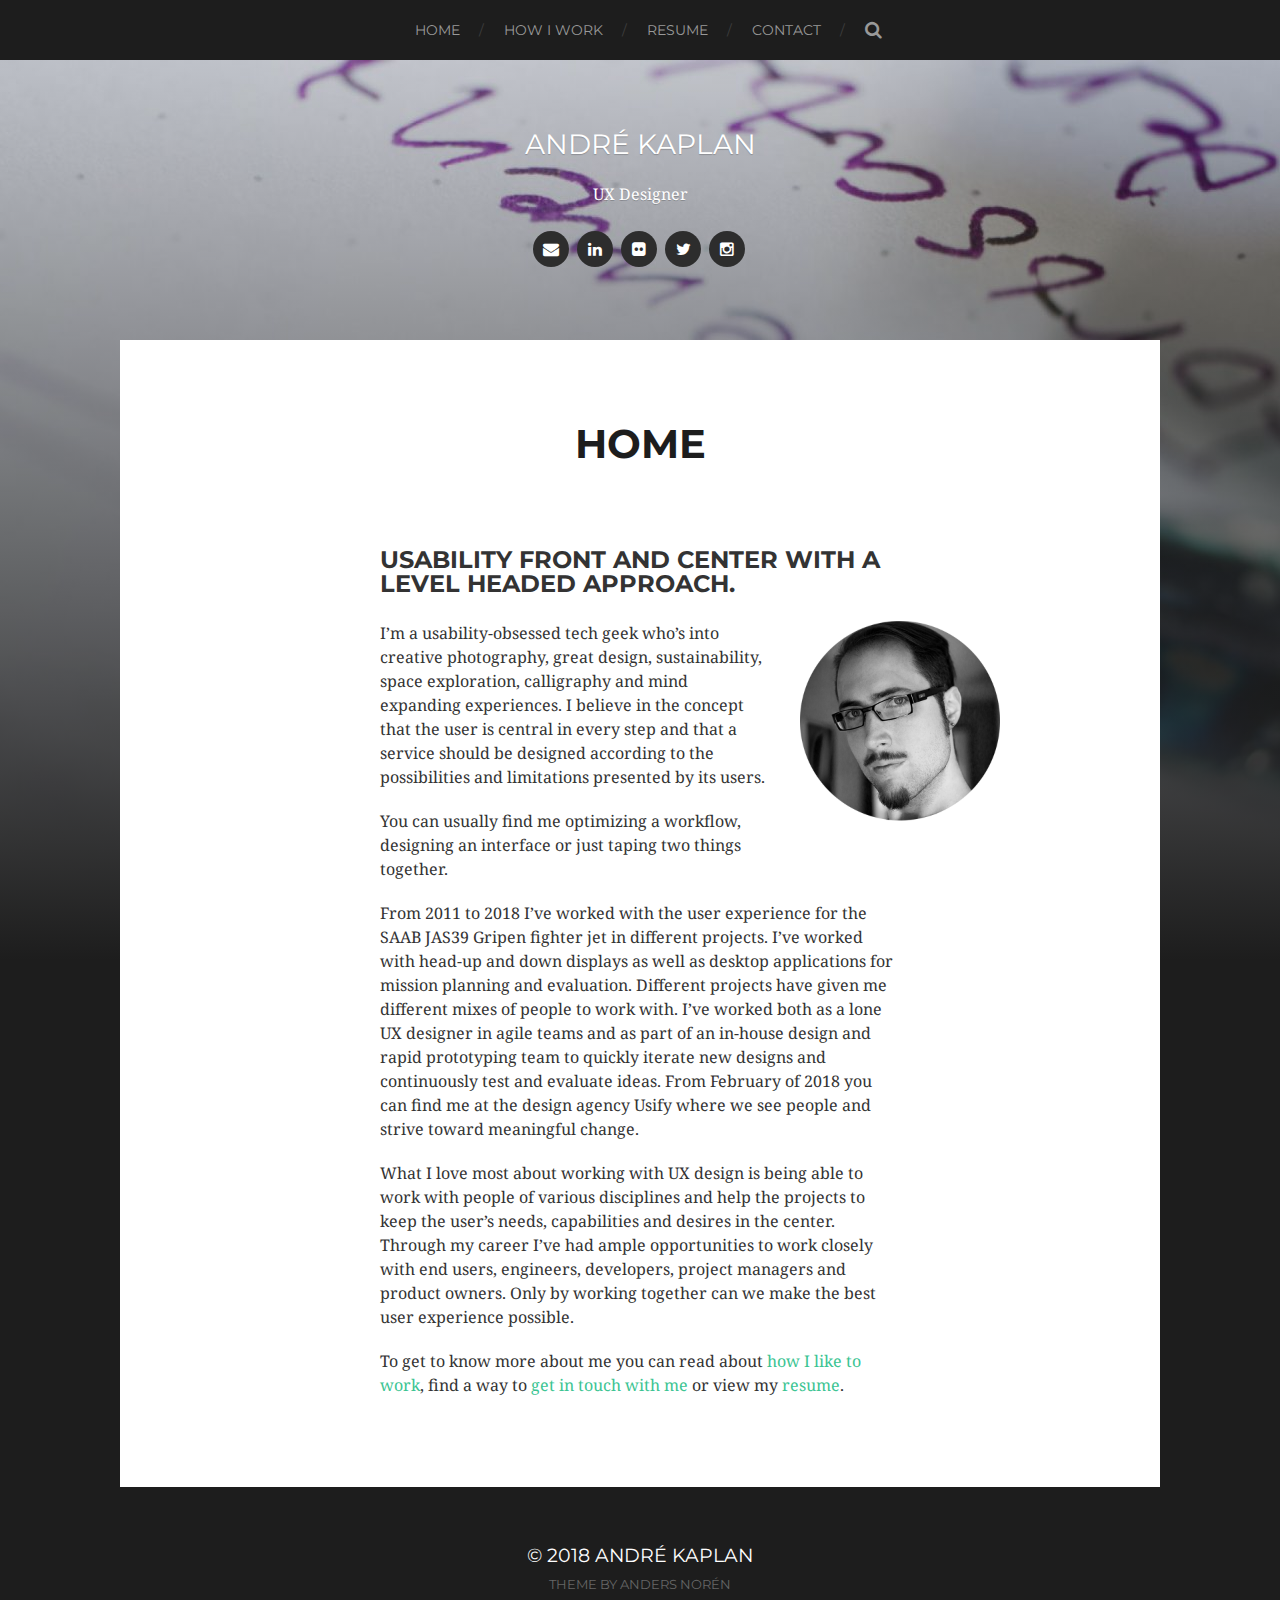
<file: index.html>
<!DOCTYPE html>

<html class="no-js" lang="en-US">

	<head profile="http://gmpg.org/xfn/11">
		
		<meta http-equiv="Content-Type" content="text/html; charset=UTF-8" />
		<meta name="viewport" content="width=device-width, initial-scale=1.0, maximum-scale=1.0, user-scalable=no" >
		 
		<title>André Kaplan &#8211; UX Designer</title>
<script>document.documentElement.className = document.documentElement.className.replace("no-js","js");</script>
<link rel='dns-prefetch' href='//s.w.org' />
<link rel="alternate" type="application/rss+xml" title="André Kaplan &raquo; Feed" href="/feed/" />
<link rel="alternate" type="application/rss+xml" title="André Kaplan &raquo; Comments Feed" href="/comments/feed/" />
		<script type="text/javascript">
			window._wpemojiSettings = {"baseUrl":"https:\/\/s.w.org\/images\/core\/emoji\/2.4\/72x72\/","ext":".png","svgUrl":"https:\/\/s.w.org\/images\/core\/emoji\/2.4\/svg\/","svgExt":".svg","source":{"concatemoji":"\/wp-includes\/js\/wp-emoji-release.min.js?ver=4.9.4"}};
			!function(a,b,c){function d(a,b){var c=String.fromCharCode;l.clearRect(0,0,k.width,k.height),l.fillText(c.apply(this,a),0,0);var d=k.toDataURL();l.clearRect(0,0,k.width,k.height),l.fillText(c.apply(this,b),0,0);var e=k.toDataURL();return d===e}function e(a){var b;if(!l||!l.fillText)return!1;switch(l.textBaseline="top",l.font="600 32px Arial",a){case"flag":return!(b=d([55356,56826,55356,56819],[55356,56826,8203,55356,56819]))&&(b=d([55356,57332,56128,56423,56128,56418,56128,56421,56128,56430,56128,56423,56128,56447],[55356,57332,8203,56128,56423,8203,56128,56418,8203,56128,56421,8203,56128,56430,8203,56128,56423,8203,56128,56447]),!b);case"emoji":return b=d([55357,56692,8205,9792,65039],[55357,56692,8203,9792,65039]),!b}return!1}function f(a){var c=b.createElement("script");c.src=a,c.defer=c.type="text/javascript",b.getElementsByTagName("head")[0].appendChild(c)}var g,h,i,j,k=b.createElement("canvas"),l=k.getContext&&k.getContext("2d");for(j=Array("flag","emoji"),c.supports={everything:!0,everythingExceptFlag:!0},i=0;i<j.length;i++)c.supports[j[i]]=e(j[i]),c.supports.everything=c.supports.everything&&c.supports[j[i]],"flag"!==j[i]&&(c.supports.everythingExceptFlag=c.supports.everythingExceptFlag&&c.supports[j[i]]);c.supports.everythingExceptFlag=c.supports.everythingExceptFlag&&!c.supports.flag,c.DOMReady=!1,c.readyCallback=function(){c.DOMReady=!0},c.supports.everything||(h=function(){c.readyCallback()},b.addEventListener?(b.addEventListener("DOMContentLoaded",h,!1),a.addEventListener("load",h,!1)):(a.attachEvent("onload",h),b.attachEvent("onreadystatechange",function(){"complete"===b.readyState&&c.readyCallback()})),g=c.source||{},g.concatemoji?f(g.concatemoji):g.wpemoji&&g.twemoji&&(f(g.twemoji),f(g.wpemoji)))}(window,document,window._wpemojiSettings);
		</script>
		<style type="text/css">
img.wp-smiley,
img.emoji {
	display: inline !important;
	border: none !important;
	box-shadow: none !important;
	height: 1em !important;
	width: 1em !important;
	margin: 0 .07em !important;
	vertical-align: -0.1em !important;
	background: none !important;
	padding: 0 !important;
}
</style>
<link rel='stylesheet' id='hitchcock_google_fonts-css'  href='//fonts.googleapis.com/css?family=Montserrat%3A400%2C700%7CDroid+Serif%3A400%2C400italic%2C700%2C700italic&#038;ver=4.9.4' type='text/css' media='all' />
<link rel='stylesheet' id='hitchcock_fontawesome-css'  href='/wp-content/themes/hitchcock/fa/css/font-awesome.css?ver=4.9.4' type='text/css' media='all' />
<link rel='stylesheet' id='hitchcock_style-css'  href='/wp-content/themes/hitchcock/style.css?ver=4.9.4' type='text/css' media='all' />
<script type='text/javascript' src='/wp-includes/js/jquery/jquery.js?ver=1.12.4'></script>
<script type='text/javascript' src='/wp-includes/js/jquery/jquery-migrate.min.js?ver=1.4.1'></script>
<script type='text/javascript' src='/wp-content/themes/hitchcock/js/flexslider.js?ver=1'></script>
<script type='text/javascript' src='/wp-content/themes/hitchcock/js/doubletaptogo.js?ver=1'></script>
<link rel='https://api.w.org/' href='/wp-json/' />
<link rel="EditURI" type="application/rsd+xml" title="RSD" href="/xmlrpc.php?rsd" />
<link rel="wlwmanifest" type="application/wlwmanifest+xml" href="/wp-includes/wlwmanifest.xml" /> 
<meta name="generator" content="WordPress 4.9.4" />
<link rel="canonical" href="/" />
<link rel='shortlink' href='/' />
<link rel="alternate" type="application/json+oembed" href="/wp-json/oembed/1.0/embed?url=http%3A%2F%2F%2F" />
<link rel="alternate" type="text/xml+oembed" href="/wp-json/oembed/1.0/embed?url=http%3A%2F%2F%2F&#038;format=xml" />

		<!-- Customizer CSS --> 

		<style type="text/css">
		
																																																																																	
						
		</style> 

		<!-- /Customizer CSS -->

			
	</head>
	
	<body class="home page-template-default page page-id-5 post single">
		
		<div class="navigation">
			
			<div class="section-inner">
				
				<ul class="main-menu">
																		
					<li id="menu-item-119" class="menu-item menu-item-type-custom menu-item-object-custom current-menu-item current_page_item menu-item-home menu-item-119"><a href="/">Home</a></li>
<li id="menu-item-92" class="menu-item menu-item-type-post_type menu-item-object-page menu-item-92"><a href="/how-i-work/">How I Work</a></li>
<li id="menu-item-99" class="menu-item menu-item-type-custom menu-item-object-custom menu-item-99"><a href="/wp-content/uploads/2017/09/Resume-André-Kaplan-2017.pdf">Resume</a></li>
<li id="menu-item-129" class="menu-item menu-item-type-post_type menu-item-object-page menu-item-129"><a href="/contact-me/">Contact</a></li>
					
					<li class="header-search">
						<form method="get" class="search-form" id="search-form" action="/">
							<input type="search" class="search-field" name="s" placeholder="Search Form" /> 
							<a class="search-button" onclick="document.getElementById( 'search-form' ).submit(); return false;"><div class="fa fw fa-search"></div></a>
						</form>
					</li>
					
				</ul>
				
				<div class="clear"></div>
				
			</div><!-- .section-inner -->
			
			<div class="nav-toggle">
					
				<div class="bars">
					<div class="bar"></div>
					<div class="bar"></div>
					<div class="bar"></div>
				</div>
				
			</div><!-- .nav-toggle -->
			
			<div class="mobile-navigation">
			
				<ul class="mobile-menu">
																			
					<li class="menu-item menu-item-type-custom menu-item-object-custom current-menu-item current_page_item menu-item-home menu-item-119"><a href="/">Home</a></li>
<li class="menu-item menu-item-type-post_type menu-item-object-page menu-item-92"><a href="/how-i-work/">How I Work</a></li>
<li class="menu-item menu-item-type-custom menu-item-object-custom menu-item-99"><a href="/wp-content/uploads/2017/09/Resume-André-Kaplan-2017.pdf">Resume</a></li>
<li class="menu-item menu-item-type-post_type menu-item-object-page menu-item-129"><a href="/contact-me/">Contact</a></li>
					
				</ul>
				
				<form method="get" class="search-form" id="search-form" action="/">
	<input type="search" class="search-field" placeholder="Search Form" name="s" id="s" /> 
	<a class="search-button" onclick="document.getElementById( 'search-form' ).submit(); return false;"><div class="fa fw fa-search"></div></a>
</form>			
			</div><!-- .mobile-navigation -->
			
		</div><!-- .navigation -->

				
		<div class="header-image" style="background-image: url( /wp-content/uploads/2017/08/cropped-cropped-DSC_8443-1.jpg);"></div>
	
		<div class="header section-inner">
		
					
				<h2 class="blog-title">
					<a href="/" title="André Kaplan &mdash; UX Designer" rel="home">André Kaplan</a>
				</h2>
				
						
						
				<p class="blog-description">UX Designer</p>
			
						
						
				<ul class="social-menu">
							
					<li id="menu-item-73" class="menu-item menu-item-type-custom menu-item-object-custom menu-item-73"><a href="mailto:andre.kaplan@gmail.com"><span class="screen-reader-text">Email</span></a></li>
<li id="menu-item-36" class="menu-item menu-item-type-custom menu-item-object-custom menu-item-36"><a href="http://se.linkedin.com/pub/andr%C3%A9-kaplan/48/64/7bb"><span class="screen-reader-text">LinkedIn</span></a></li>
<li id="menu-item-71" class="menu-item menu-item-type-custom menu-item-object-custom menu-item-71"><a href="http://www.flickr.com/photos/a-kaplan"><span class="screen-reader-text">Flickr</span></a></li>
<li id="menu-item-72" class="menu-item menu-item-type-custom menu-item-object-custom menu-item-72"><a href="http://twitter.com/dissonaunte"><span class="screen-reader-text">Twitter</span></a></li>
<li id="menu-item-70" class="menu-item menu-item-type-custom menu-item-object-custom menu-item-70"><a href="http://instagram.com/dissonaunte/"><span class="screen-reader-text">instagram</span></a></li>
					
				</ul><!-- .social-menu -->
			
						
		</div><!-- .header -->
<div class="content section-inner">		

		
		<div class="post single post-5 page type-page status-publish hentry">
			
			<div class="post-container">
		
						
			<div class="post-header">
												
				<h1 class="post-title">Home</h1>			
			</div>
			
			<div class="post-inner">
				    
			    <div class="post-content">
			    
					<h3>Usability front and center with a level headed approach.</h3>
<p><img class="wp-image-47 alignright" src="/wp-content/uploads/2017/08/bw-150x150.png" alt="" width="200" height="200" srcset="/wp-content/uploads/2017/08/bw-150x150.png 150w, /wp-content/uploads/2017/08/bw-300x300.png 300w, /wp-content/uploads/2017/08/bw-100x100.png 100w, /wp-content/uploads/2017/08/bw.png 500w" sizes="(max-width: 200px) 100vw, 200px" /></p>
<p>I&#8217;m a usability-obsessed tech geek who&#8217;s into creative photography, great design, sustainability, space exploration, calligraphy and mind expanding experiences. I believe in the concept that the user is central in every step and that a service should be designed according to the possibilities and limitations presented by its users.</p>
<p>You can usually find me optimizing a workflow, designing an interface or just taping two things together.</p>
<p>From 2011 to 2018 I’ve worked with the user experience for the SAAB JAS39 Gripen fighter jet in different projects. I’ve worked with head-up and down displays as well as desktop applications for mission planning and evaluation. Different projects have given me different mixes of people to work with. I&#8217;ve worked both as a lone UX designer in agile teams and as part of an in-house design and rapid prototyping team to quickly iterate new designs and continuously test and evaluate ideas. From February of 2018 you can find me at the design agency Usify where we see people and strive toward meaningful change.</p>
<p>What I love most about working with UX design is being able to work with people of various disciplines and help the projects to keep the user’s needs, capabilities and desires in the center. Through my career I&#8217;ve had ample opportunities to work closely with end users, engineers, developers, project managers and product owners. Only by working together can we make the best user experience possible.</p>
<p>To get to know more about me you can read about <a href="/how-i-work/">how I like to work</a>, find a way to <a href="/contact-me/">get in touch with me</a> or view my <a href="/wp-content/uploads/2017/09/Resume-André-Kaplan-2017.pdf">resume</a>.</p>
			    
			    </div><!-- .post-content -->
			    
			    <div class="clear"></div>
			    
			    	
			</div><!-- .post-inner -->
			
						
			</div><!-- .post-container -->
		
		</div><!-- .post -->
		
	
	<div class="clear"></div>
	
</div><!-- .content -->
								
<div class="credits section-inner">
			
	<p>&copy; 2018 <a href="/">André Kaplan</a></p>
	<p>Theme by <a href="http://www.andersnoren.se/">Anders Nor&eacute;n</a></p>
	
	<div class="clear"></div>
	
</div><!-- .credits -->

<script type='text/javascript' src='/wp-content/themes/hitchcock/js/global.js?ver=4.9.4'></script>
<script type='text/javascript' src='/wp-includes/js/comment-reply.min.js?ver=4.9.4'></script>
<script type='text/javascript' src='/wp-includes/js/wp-embed.min.js?ver=4.9.4'></script>

</body>
</html>
</file>
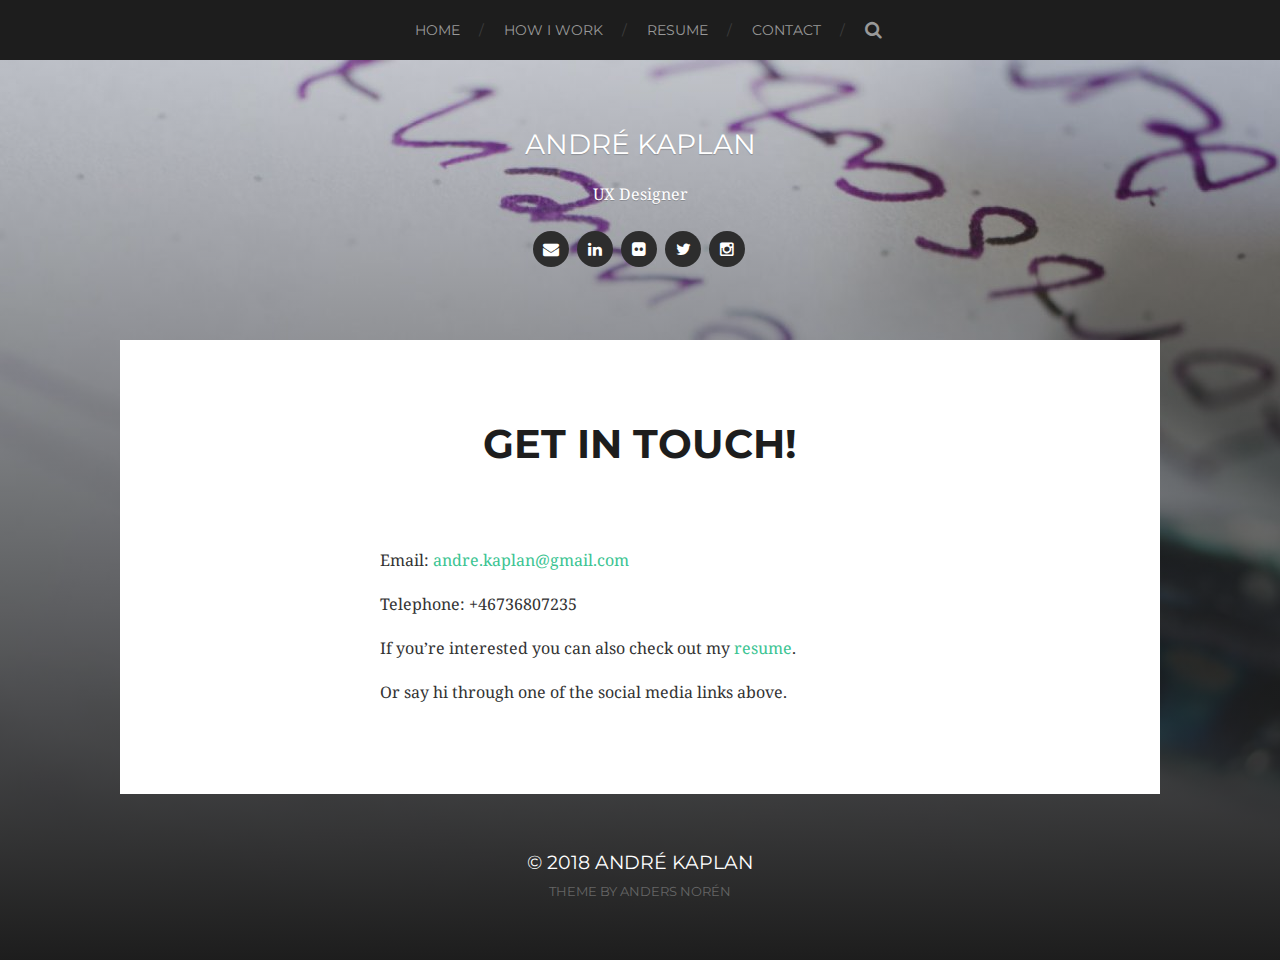
<file: contact-me/index.html>
<!DOCTYPE html>

<html class="no-js" lang="en-US">

	<head profile="http://gmpg.org/xfn/11">
		
		<meta http-equiv="Content-Type" content="text/html; charset=UTF-8" />
		<meta name="viewport" content="width=device-width, initial-scale=1.0, maximum-scale=1.0, user-scalable=no" >
		 
		<title>Get in touch! &#8211; André Kaplan</title>
<script>document.documentElement.className = document.documentElement.className.replace("no-js","js");</script>
<link rel='dns-prefetch' href='//s.w.org' />
<link rel="alternate" type="application/rss+xml" title="André Kaplan &raquo; Feed" href="/feed/" />
<link rel="alternate" type="application/rss+xml" title="André Kaplan &raquo; Comments Feed" href="/comments/feed/" />
		<script type="text/javascript">
			window._wpemojiSettings = {"baseUrl":"https:\/\/s.w.org\/images\/core\/emoji\/2.4\/72x72\/","ext":".png","svgUrl":"https:\/\/s.w.org\/images\/core\/emoji\/2.4\/svg\/","svgExt":".svg","source":{"concatemoji":"\/wp-includes\/js\/wp-emoji-release.min.js?ver=4.9.4"}};
			!function(a,b,c){function d(a,b){var c=String.fromCharCode;l.clearRect(0,0,k.width,k.height),l.fillText(c.apply(this,a),0,0);var d=k.toDataURL();l.clearRect(0,0,k.width,k.height),l.fillText(c.apply(this,b),0,0);var e=k.toDataURL();return d===e}function e(a){var b;if(!l||!l.fillText)return!1;switch(l.textBaseline="top",l.font="600 32px Arial",a){case"flag":return!(b=d([55356,56826,55356,56819],[55356,56826,8203,55356,56819]))&&(b=d([55356,57332,56128,56423,56128,56418,56128,56421,56128,56430,56128,56423,56128,56447],[55356,57332,8203,56128,56423,8203,56128,56418,8203,56128,56421,8203,56128,56430,8203,56128,56423,8203,56128,56447]),!b);case"emoji":return b=d([55357,56692,8205,9792,65039],[55357,56692,8203,9792,65039]),!b}return!1}function f(a){var c=b.createElement("script");c.src=a,c.defer=c.type="text/javascript",b.getElementsByTagName("head")[0].appendChild(c)}var g,h,i,j,k=b.createElement("canvas"),l=k.getContext&&k.getContext("2d");for(j=Array("flag","emoji"),c.supports={everything:!0,everythingExceptFlag:!0},i=0;i<j.length;i++)c.supports[j[i]]=e(j[i]),c.supports.everything=c.supports.everything&&c.supports[j[i]],"flag"!==j[i]&&(c.supports.everythingExceptFlag=c.supports.everythingExceptFlag&&c.supports[j[i]]);c.supports.everythingExceptFlag=c.supports.everythingExceptFlag&&!c.supports.flag,c.DOMReady=!1,c.readyCallback=function(){c.DOMReady=!0},c.supports.everything||(h=function(){c.readyCallback()},b.addEventListener?(b.addEventListener("DOMContentLoaded",h,!1),a.addEventListener("load",h,!1)):(a.attachEvent("onload",h),b.attachEvent("onreadystatechange",function(){"complete"===b.readyState&&c.readyCallback()})),g=c.source||{},g.concatemoji?f(g.concatemoji):g.wpemoji&&g.twemoji&&(f(g.twemoji),f(g.wpemoji)))}(window,document,window._wpemojiSettings);
		</script>
		<style type="text/css">
img.wp-smiley,
img.emoji {
	display: inline !important;
	border: none !important;
	box-shadow: none !important;
	height: 1em !important;
	width: 1em !important;
	margin: 0 .07em !important;
	vertical-align: -0.1em !important;
	background: none !important;
	padding: 0 !important;
}
</style>
<link rel='stylesheet' id='hitchcock_google_fonts-css'  href='//fonts.googleapis.com/css?family=Montserrat%3A400%2C700%7CDroid+Serif%3A400%2C400italic%2C700%2C700italic&#038;ver=4.9.4' type='text/css' media='all' />
<link rel='stylesheet' id='hitchcock_fontawesome-css'  href='/wp-content/themes/hitchcock/fa/css/font-awesome.css?ver=4.9.4' type='text/css' media='all' />
<link rel='stylesheet' id='hitchcock_style-css'  href='/wp-content/themes/hitchcock/style.css?ver=4.9.4' type='text/css' media='all' />
<script type='text/javascript' src='/wp-includes/js/jquery/jquery.js?ver=1.12.4'></script>
<script type='text/javascript' src='/wp-includes/js/jquery/jquery-migrate.min.js?ver=1.4.1'></script>
<script type='text/javascript' src='/wp-content/themes/hitchcock/js/flexslider.js?ver=1'></script>
<script type='text/javascript' src='/wp-content/themes/hitchcock/js/doubletaptogo.js?ver=1'></script>
<link rel='https://api.w.org/' href='/wp-json/' />
<link rel="EditURI" type="application/rsd+xml" title="RSD" href="/xmlrpc.php?rsd" />
<link rel="wlwmanifest" type="application/wlwmanifest+xml" href="/wp-includes/wlwmanifest.xml" /> 
<meta name="generator" content="WordPress 4.9.4" />
<link rel="canonical" href="/contact-me/" />
<link rel='shortlink' href='/?p=89' />
<link rel="alternate" type="application/json+oembed" href="/wp-json/oembed/1.0/embed?url=http%3A%2F%2F%2Fcontact-me%2F" />
<link rel="alternate" type="text/xml+oembed" href="/wp-json/oembed/1.0/embed?url=http%3A%2F%2F%2Fcontact-me%2F&#038;format=xml" />

		<!-- Customizer CSS --> 

		<style type="text/css">
		
																																																																																	
						
		</style> 

		<!-- /Customizer CSS -->

			
	</head>
	
	<body class="page-template-default page page-id-89 post single">
		
		<div class="navigation">
			
			<div class="section-inner">
				
				<ul class="main-menu">
																		
					<li id="menu-item-119" class="menu-item menu-item-type-custom menu-item-object-custom menu-item-home menu-item-119"><a href="/">Home</a></li>
<li id="menu-item-92" class="menu-item menu-item-type-post_type menu-item-object-page menu-item-92"><a href="/how-i-work/">How I Work</a></li>
<li id="menu-item-99" class="menu-item menu-item-type-custom menu-item-object-custom menu-item-99"><a href="/wp-content/uploads/2017/09/Resume-André-Kaplan-2017.pdf">Resume</a></li>
<li id="menu-item-129" class="menu-item menu-item-type-post_type menu-item-object-page current-menu-item page_item page-item-89 current_page_item menu-item-129"><a href="/contact-me/">Contact</a></li>
					
					<li class="header-search">
						<form method="get" class="search-form" id="search-form" action="/">
							<input type="search" class="search-field" name="s" placeholder="Search Form" /> 
							<a class="search-button" onclick="document.getElementById( 'search-form' ).submit(); return false;"><div class="fa fw fa-search"></div></a>
						</form>
					</li>
					
				</ul>
				
				<div class="clear"></div>
				
			</div><!-- .section-inner -->
			
			<div class="nav-toggle">
					
				<div class="bars">
					<div class="bar"></div>
					<div class="bar"></div>
					<div class="bar"></div>
				</div>
				
			</div><!-- .nav-toggle -->
			
			<div class="mobile-navigation">
			
				<ul class="mobile-menu">
																			
					<li class="menu-item menu-item-type-custom menu-item-object-custom menu-item-home menu-item-119"><a href="/">Home</a></li>
<li class="menu-item menu-item-type-post_type menu-item-object-page menu-item-92"><a href="/how-i-work/">How I Work</a></li>
<li class="menu-item menu-item-type-custom menu-item-object-custom menu-item-99"><a href="/wp-content/uploads/2017/09/Resume-André-Kaplan-2017.pdf">Resume</a></li>
<li class="menu-item menu-item-type-post_type menu-item-object-page current-menu-item page_item page-item-89 current_page_item menu-item-129"><a href="/contact-me/">Contact</a></li>
					
				</ul>
				
				<form method="get" class="search-form" id="search-form" action="/">
	<input type="search" class="search-field" placeholder="Search Form" name="s" id="s" /> 
	<a class="search-button" onclick="document.getElementById( 'search-form' ).submit(); return false;"><div class="fa fw fa-search"></div></a>
</form>			
			</div><!-- .mobile-navigation -->
			
		</div><!-- .navigation -->

				
		<div class="header-image" style="background-image: url( /wp-content/uploads/2017/08/cropped-cropped-DSC_8443-1.jpg);"></div>
	
		<div class="header section-inner">
		
					
				<h2 class="blog-title">
					<a href="/" title="André Kaplan &mdash; UX Designer" rel="home">André Kaplan</a>
				</h2>
				
						
						
				<p class="blog-description">UX Designer</p>
			
						
						
				<ul class="social-menu">
							
					<li id="menu-item-73" class="menu-item menu-item-type-custom menu-item-object-custom menu-item-73"><a href="mailto:andre.kaplan@gmail.com"><span class="screen-reader-text">Email</span></a></li>
<li id="menu-item-36" class="menu-item menu-item-type-custom menu-item-object-custom menu-item-36"><a href="http://se.linkedin.com/pub/andr%C3%A9-kaplan/48/64/7bb"><span class="screen-reader-text">LinkedIn</span></a></li>
<li id="menu-item-71" class="menu-item menu-item-type-custom menu-item-object-custom menu-item-71"><a href="http://www.flickr.com/photos/a-kaplan"><span class="screen-reader-text">Flickr</span></a></li>
<li id="menu-item-72" class="menu-item menu-item-type-custom menu-item-object-custom menu-item-72"><a href="http://twitter.com/dissonaunte"><span class="screen-reader-text">Twitter</span></a></li>
<li id="menu-item-70" class="menu-item menu-item-type-custom menu-item-object-custom menu-item-70"><a href="http://instagram.com/dissonaunte/"><span class="screen-reader-text">instagram</span></a></li>
					
				</ul><!-- .social-menu -->
			
						
		</div><!-- .header -->
<div class="content section-inner">		

		
		<div class="post single post-89 page type-page status-publish hentry">
			
			<div class="post-container">
		
						
			<div class="post-header">
												
				<h1 class="post-title">Get in touch!</h1>			
			</div>
			
			<div class="post-inner">
				    
			    <div class="post-content">
			    
					<p>Email: <a href="mailto:andre.kaplan@gmail.com">andre.kaplan@gmail.com</a></p>
<p>Telephone: +46736807235</p>
<p>If you&#8217;re interested you can also check out my <a href="/wp-content/uploads/2017/08/Resume-André-Kaplan-2017.pdf">resume</a>.</p>
<p>Or say hi through one of the social media links above.</p>
			    
			    </div><!-- .post-content -->
			    
			    <div class="clear"></div>
			    
			    	
			</div><!-- .post-inner -->
			
						
			</div><!-- .post-container -->
		
		</div><!-- .post -->
		
	
	<div class="clear"></div>
	
</div><!-- .content -->
								
<div class="credits section-inner">
			
	<p>&copy; 2018 <a href="/">André Kaplan</a></p>
	<p>Theme by <a href="http://www.andersnoren.se/">Anders Nor&eacute;n</a></p>
	
	<div class="clear"></div>
	
</div><!-- .credits -->

<script type='text/javascript' src='/wp-content/themes/hitchcock/js/global.js?ver=4.9.4'></script>
<script type='text/javascript' src='/wp-includes/js/comment-reply.min.js?ver=4.9.4'></script>
<script type='text/javascript' src='/wp-includes/js/wp-embed.min.js?ver=4.9.4'></script>

</body>
</html>
</file>
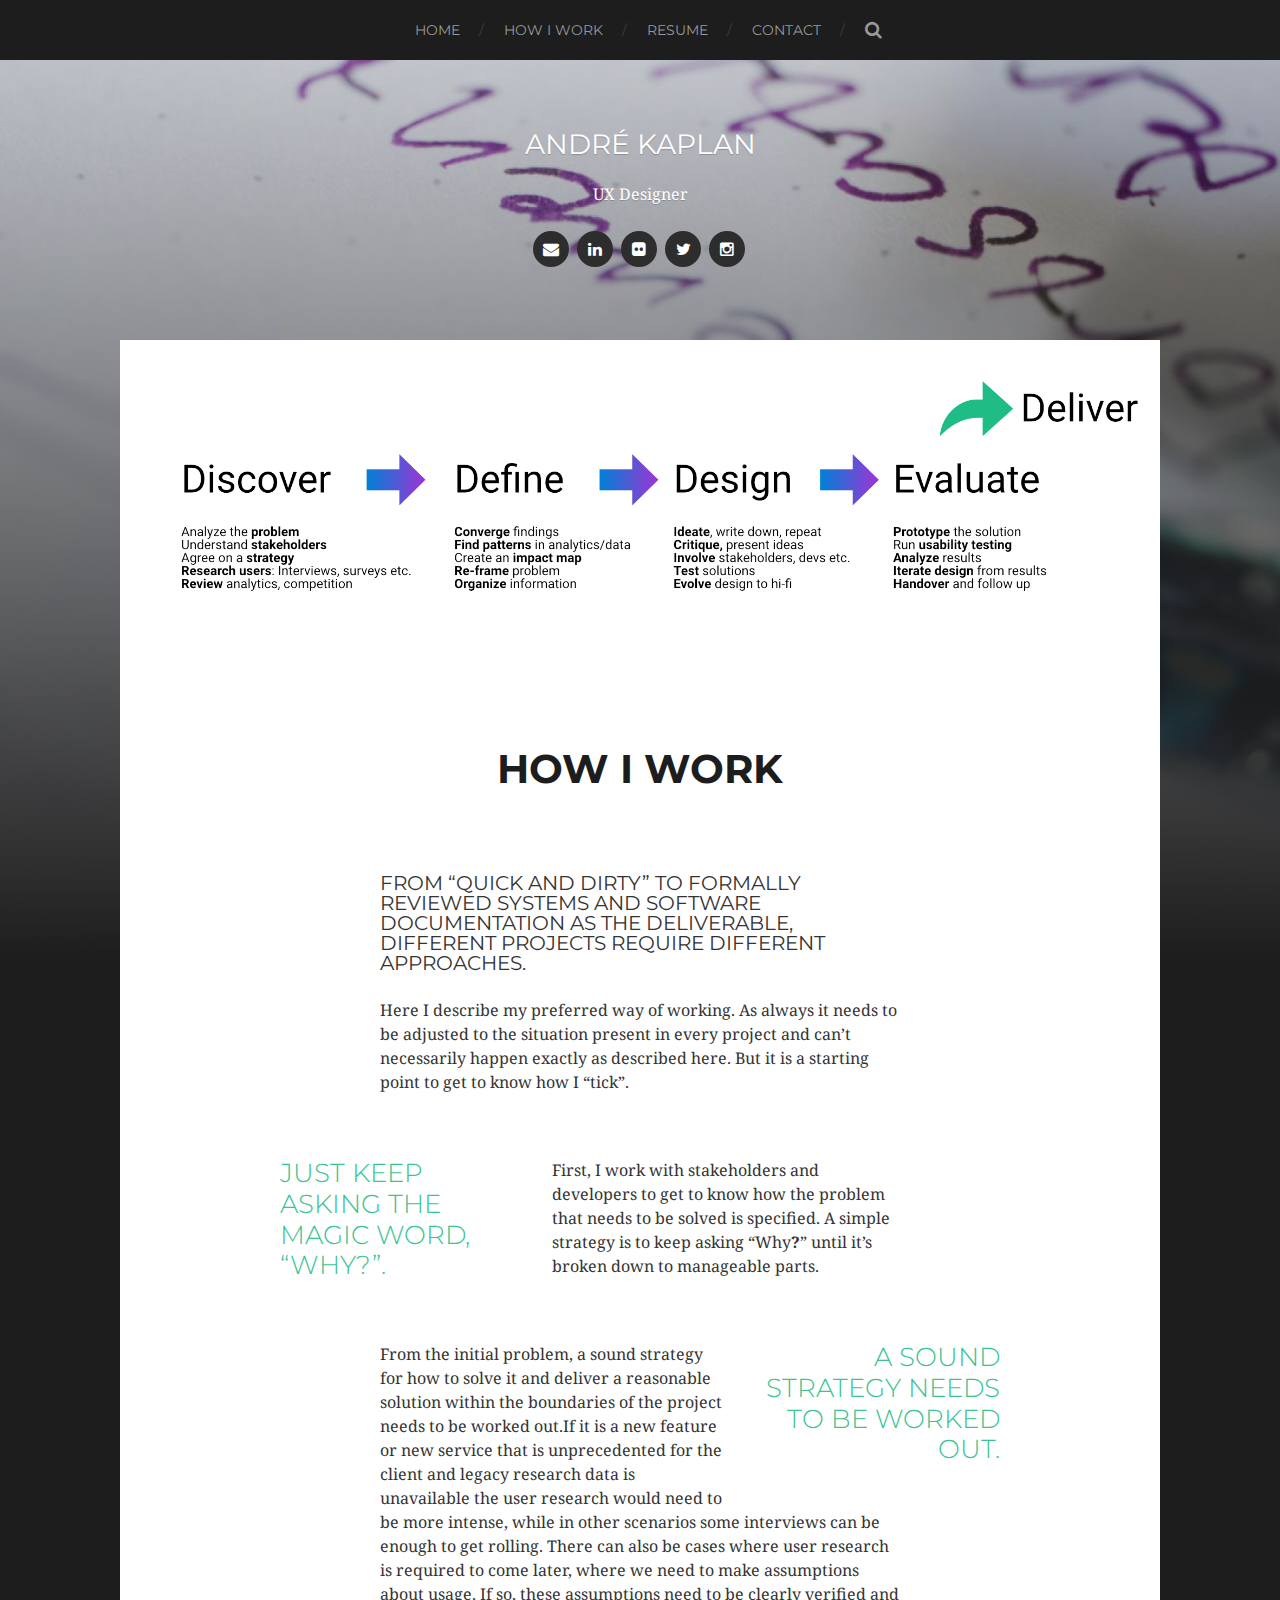
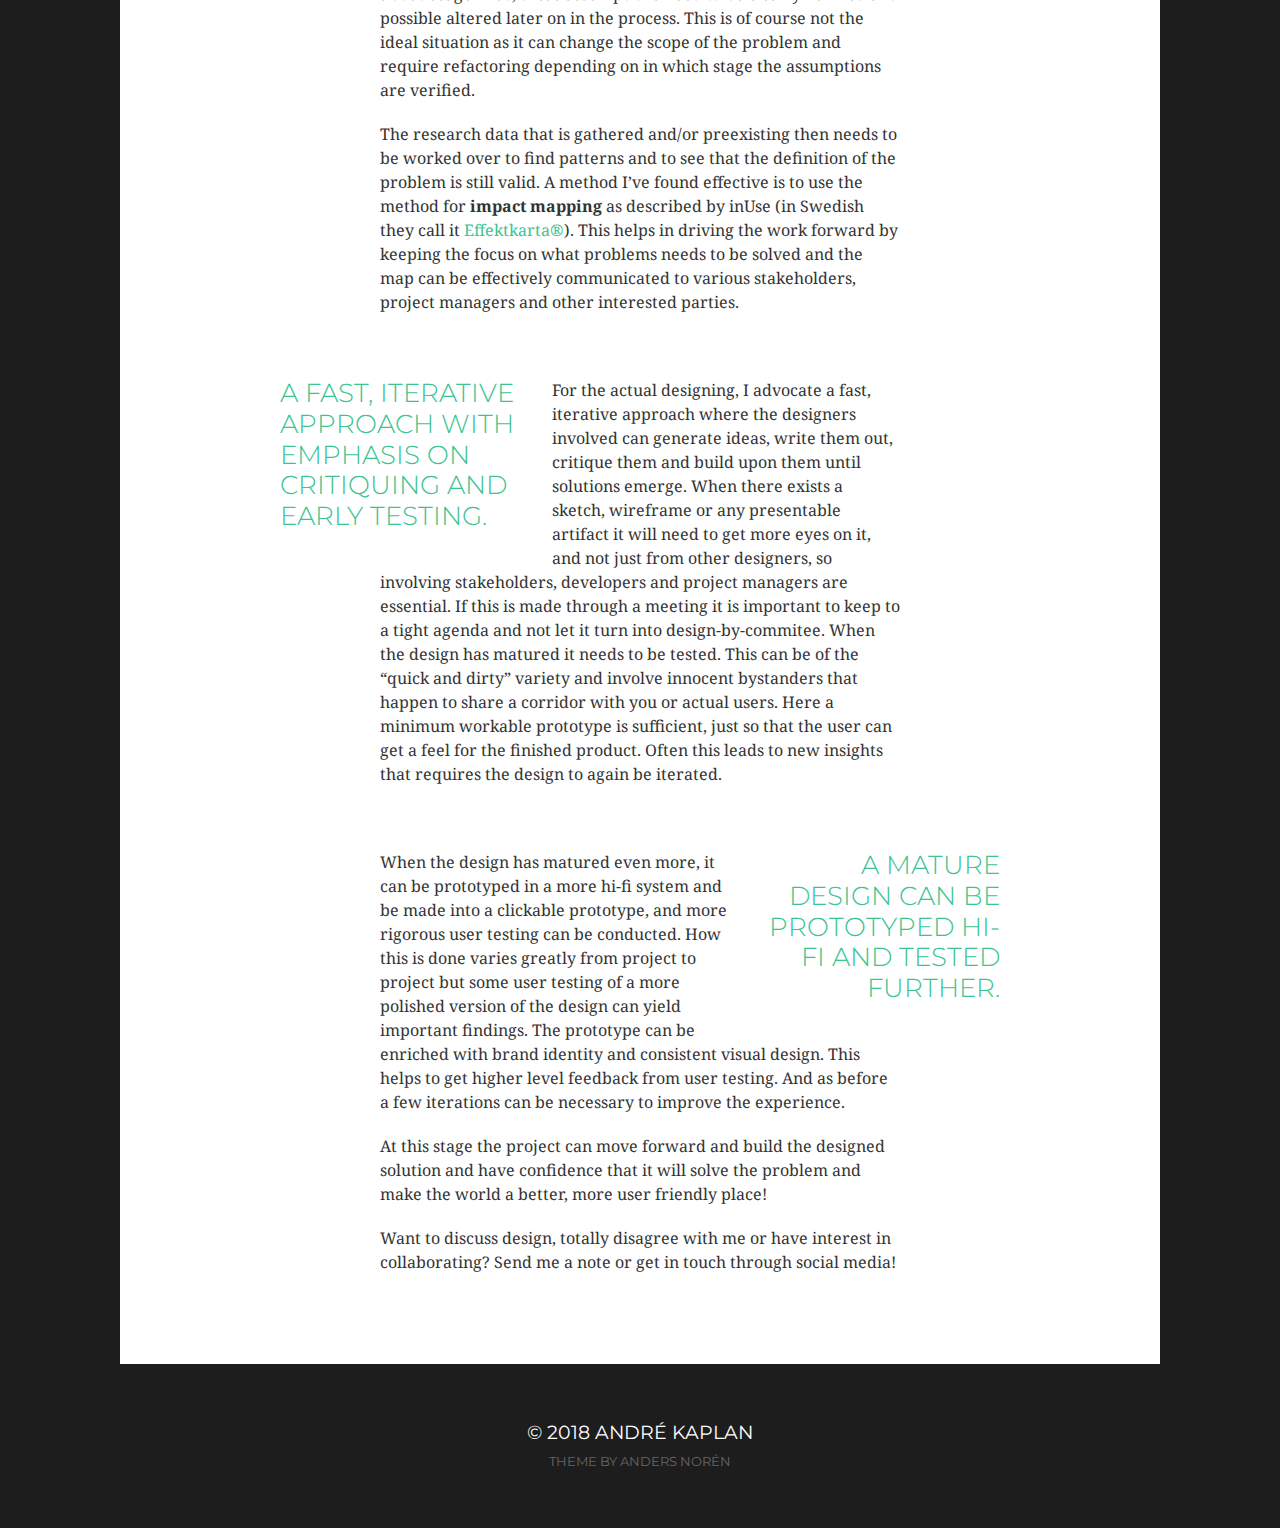
<file: how-i-work/index.html>
<!DOCTYPE html>

<html class="no-js" lang="en-US">

	<head profile="http://gmpg.org/xfn/11">
		
		<meta http-equiv="Content-Type" content="text/html; charset=UTF-8" />
		<meta name="viewport" content="width=device-width, initial-scale=1.0, maximum-scale=1.0, user-scalable=no" >
		 
		<title>How I Work &#8211; André Kaplan</title>
<script>document.documentElement.className = document.documentElement.className.replace("no-js","js");</script>
<link rel='dns-prefetch' href='//s.w.org' />
<link rel="alternate" type="application/rss+xml" title="André Kaplan &raquo; Feed" href="/feed/" />
<link rel="alternate" type="application/rss+xml" title="André Kaplan &raquo; Comments Feed" href="/comments/feed/" />
		<script type="text/javascript">
			window._wpemojiSettings = {"baseUrl":"https:\/\/s.w.org\/images\/core\/emoji\/2.4\/72x72\/","ext":".png","svgUrl":"https:\/\/s.w.org\/images\/core\/emoji\/2.4\/svg\/","svgExt":".svg","source":{"concatemoji":"\/wp-includes\/js\/wp-emoji-release.min.js?ver=4.9.4"}};
			!function(a,b,c){function d(a,b){var c=String.fromCharCode;l.clearRect(0,0,k.width,k.height),l.fillText(c.apply(this,a),0,0);var d=k.toDataURL();l.clearRect(0,0,k.width,k.height),l.fillText(c.apply(this,b),0,0);var e=k.toDataURL();return d===e}function e(a){var b;if(!l||!l.fillText)return!1;switch(l.textBaseline="top",l.font="600 32px Arial",a){case"flag":return!(b=d([55356,56826,55356,56819],[55356,56826,8203,55356,56819]))&&(b=d([55356,57332,56128,56423,56128,56418,56128,56421,56128,56430,56128,56423,56128,56447],[55356,57332,8203,56128,56423,8203,56128,56418,8203,56128,56421,8203,56128,56430,8203,56128,56423,8203,56128,56447]),!b);case"emoji":return b=d([55357,56692,8205,9792,65039],[55357,56692,8203,9792,65039]),!b}return!1}function f(a){var c=b.createElement("script");c.src=a,c.defer=c.type="text/javascript",b.getElementsByTagName("head")[0].appendChild(c)}var g,h,i,j,k=b.createElement("canvas"),l=k.getContext&&k.getContext("2d");for(j=Array("flag","emoji"),c.supports={everything:!0,everythingExceptFlag:!0},i=0;i<j.length;i++)c.supports[j[i]]=e(j[i]),c.supports.everything=c.supports.everything&&c.supports[j[i]],"flag"!==j[i]&&(c.supports.everythingExceptFlag=c.supports.everythingExceptFlag&&c.supports[j[i]]);c.supports.everythingExceptFlag=c.supports.everythingExceptFlag&&!c.supports.flag,c.DOMReady=!1,c.readyCallback=function(){c.DOMReady=!0},c.supports.everything||(h=function(){c.readyCallback()},b.addEventListener?(b.addEventListener("DOMContentLoaded",h,!1),a.addEventListener("load",h,!1)):(a.attachEvent("onload",h),b.attachEvent("onreadystatechange",function(){"complete"===b.readyState&&c.readyCallback()})),g=c.source||{},g.concatemoji?f(g.concatemoji):g.wpemoji&&g.twemoji&&(f(g.twemoji),f(g.wpemoji)))}(window,document,window._wpemojiSettings);
		</script>
		<style type="text/css">
img.wp-smiley,
img.emoji {
	display: inline !important;
	border: none !important;
	box-shadow: none !important;
	height: 1em !important;
	width: 1em !important;
	margin: 0 .07em !important;
	vertical-align: -0.1em !important;
	background: none !important;
	padding: 0 !important;
}
</style>
<link rel='stylesheet' id='hitchcock_google_fonts-css'  href='//fonts.googleapis.com/css?family=Montserrat%3A400%2C700%7CDroid+Serif%3A400%2C400italic%2C700%2C700italic&#038;ver=4.9.4' type='text/css' media='all' />
<link rel='stylesheet' id='hitchcock_fontawesome-css'  href='/wp-content/themes/hitchcock/fa/css/font-awesome.css?ver=4.9.4' type='text/css' media='all' />
<link rel='stylesheet' id='hitchcock_style-css'  href='/wp-content/themes/hitchcock/style.css?ver=4.9.4' type='text/css' media='all' />
<script type='text/javascript' src='/wp-includes/js/jquery/jquery.js?ver=1.12.4'></script>
<script type='text/javascript' src='/wp-includes/js/jquery/jquery-migrate.min.js?ver=1.4.1'></script>
<script type='text/javascript' src='/wp-content/themes/hitchcock/js/flexslider.js?ver=1'></script>
<script type='text/javascript' src='/wp-content/themes/hitchcock/js/doubletaptogo.js?ver=1'></script>
<link rel='https://api.w.org/' href='/wp-json/' />
<link rel="EditURI" type="application/rsd+xml" title="RSD" href="/xmlrpc.php?rsd" />
<link rel="wlwmanifest" type="application/wlwmanifest+xml" href="/wp-includes/wlwmanifest.xml" /> 
<meta name="generator" content="WordPress 4.9.4" />
<link rel="canonical" href="/how-i-work/" />
<link rel='shortlink' href='/?p=26' />
<link rel="alternate" type="application/json+oembed" href="/wp-json/oembed/1.0/embed?url=http%3A%2F%2F%2Fhow-i-work%2F" />
<link rel="alternate" type="text/xml+oembed" href="/wp-json/oembed/1.0/embed?url=http%3A%2F%2F%2Fhow-i-work%2F&#038;format=xml" />

		<!-- Customizer CSS --> 

		<style type="text/css">
		
																																																																																	
						
		</style> 

		<!-- /Customizer CSS -->

			
	</head>
	
	<body class="page-template-default page page-id-26 post single">
		
		<div class="navigation">
			
			<div class="section-inner">
				
				<ul class="main-menu">
																		
					<li id="menu-item-119" class="menu-item menu-item-type-custom menu-item-object-custom menu-item-home menu-item-119"><a href="/">Home</a></li>
<li id="menu-item-92" class="menu-item menu-item-type-post_type menu-item-object-page current-menu-item page_item page-item-26 current_page_item menu-item-92"><a href="/how-i-work/">How I Work</a></li>
<li id="menu-item-99" class="menu-item menu-item-type-custom menu-item-object-custom menu-item-99"><a href="/wp-content/uploads/2017/09/Resume-André-Kaplan-2017.pdf">Resume</a></li>
<li id="menu-item-129" class="menu-item menu-item-type-post_type menu-item-object-page menu-item-129"><a href="/contact-me/">Contact</a></li>
					
					<li class="header-search">
						<form method="get" class="search-form" id="search-form" action="/">
							<input type="search" class="search-field" name="s" placeholder="Search Form" /> 
							<a class="search-button" onclick="document.getElementById( 'search-form' ).submit(); return false;"><div class="fa fw fa-search"></div></a>
						</form>
					</li>
					
				</ul>
				
				<div class="clear"></div>
				
			</div><!-- .section-inner -->
			
			<div class="nav-toggle">
					
				<div class="bars">
					<div class="bar"></div>
					<div class="bar"></div>
					<div class="bar"></div>
				</div>
				
			</div><!-- .nav-toggle -->
			
			<div class="mobile-navigation">
			
				<ul class="mobile-menu">
																			
					<li class="menu-item menu-item-type-custom menu-item-object-custom menu-item-home menu-item-119"><a href="/">Home</a></li>
<li class="menu-item menu-item-type-post_type menu-item-object-page current-menu-item page_item page-item-26 current_page_item menu-item-92"><a href="/how-i-work/">How I Work</a></li>
<li class="menu-item menu-item-type-custom menu-item-object-custom menu-item-99"><a href="/wp-content/uploads/2017/09/Resume-André-Kaplan-2017.pdf">Resume</a></li>
<li class="menu-item menu-item-type-post_type menu-item-object-page menu-item-129"><a href="/contact-me/">Contact</a></li>
					
				</ul>
				
				<form method="get" class="search-form" id="search-form" action="/">
	<input type="search" class="search-field" placeholder="Search Form" name="s" id="s" /> 
	<a class="search-button" onclick="document.getElementById( 'search-form' ).submit(); return false;"><div class="fa fw fa-search"></div></a>
</form>			
			</div><!-- .mobile-navigation -->
			
		</div><!-- .navigation -->

				
		<div class="header-image" style="background-image: url( /wp-content/uploads/2017/08/cropped-cropped-DSC_8443-1.jpg);"></div>
	
		<div class="header section-inner">
		
					
				<h2 class="blog-title">
					<a href="/" title="André Kaplan &mdash; UX Designer" rel="home">André Kaplan</a>
				</h2>
				
						
						
				<p class="blog-description">UX Designer</p>
			
						
						
				<ul class="social-menu">
							
					<li id="menu-item-73" class="menu-item menu-item-type-custom menu-item-object-custom menu-item-73"><a href="mailto:andre.kaplan@gmail.com"><span class="screen-reader-text">Email</span></a></li>
<li id="menu-item-36" class="menu-item menu-item-type-custom menu-item-object-custom menu-item-36"><a href="http://se.linkedin.com/pub/andr%C3%A9-kaplan/48/64/7bb"><span class="screen-reader-text">LinkedIn</span></a></li>
<li id="menu-item-71" class="menu-item menu-item-type-custom menu-item-object-custom menu-item-71"><a href="http://www.flickr.com/photos/a-kaplan"><span class="screen-reader-text">Flickr</span></a></li>
<li id="menu-item-72" class="menu-item menu-item-type-custom menu-item-object-custom menu-item-72"><a href="http://twitter.com/dissonaunte"><span class="screen-reader-text">Twitter</span></a></li>
<li id="menu-item-70" class="menu-item menu-item-type-custom menu-item-object-custom menu-item-70"><a href="http://instagram.com/dissonaunte/"><span class="screen-reader-text">instagram</span></a></li>
					
				</ul><!-- .social-menu -->
			
						
		</div><!-- .header -->
<div class="content section-inner">		

		
		<div class="post single post-26 page type-page status-publish has-post-thumbnail hentry">
			
			<div class="post-container">
		
						
						
				<div class="featured-media">
		
					<img width="1240" height="388" src="/wp-content/uploads/2017/08/Design_Process.png" class="attachment-post-image size-post-image wp-post-image" alt="" srcset="/wp-content/uploads/2017/08/Design_Process.png 1920w, /wp-content/uploads/2017/08/Design_Process-300x94.png 300w, /wp-content/uploads/2017/08/Design_Process-768x240.png 768w, /wp-content/uploads/2017/08/Design_Process-1024x320.png 1024w" sizes="(max-width: 1240px) 100vw, 1240px" />					
				</div><!-- .featured-media -->
					
						
			<div class="post-header">
												
				<h1 class="post-title">How I Work</h1>			
			</div>
			
			<div class="post-inner">
				    
			    <div class="post-content">
			    
					<h4>From &#8220;quick and dirty&#8221; to formally reviewed systems and software documentation as the deliverable, different projects require different approaches.</h4>
<p>Here I describe my preferred way of working. As always it needs to be adjusted to the situation present in every project and can&#8217;t necessarily happen exactly as described here. But it is a starting point to get to know how I &#8220;tick&#8221;.</p>
<p>&nbsp;</p>
<p class="pull left">Just keep asking the magic word, &#8220;why?&#8221;.</p>
<p>First, I work with stakeholders and developers to get to know how the problem that needs to be solved is specified. A simple strategy is to keep asking &#8220;Why<strong>?</strong>&#8221; until it&#8217;s broken down to manageable parts.</p>
<p>&nbsp;</p>
<p class="pull right">A sound strategy needs to be worked out.</p>
<p>From the initial problem, a sound strategy for how to solve it and deliver a reasonable solution within the boundaries of the project needs to be worked out.If it is a new feature or new service that is unprecedented for the client and legacy research data is unavailable the user research would need to be more intense, while in other scenarios some interviews can be enough to get rolling. There can also be cases where user research is required to come later, where we need to make assumptions about usage. If so, these assumptions need to be clearly verified and possible altered later on in the process. This is of course not the ideal situation as it can change the scope of the problem and require refactoring depending on in which stage the assumptions are verified.</p>
<p>The research data that is gathered and/or preexisting then needs to be worked over to find patterns and to see that the definition of the problem is still valid. A method I&#8217;ve found effective is to use the method for <strong>impact mapping</strong> as described by inUse (in Swedish they call it <a href="http://www.inuse.se/hur/effektstyrning-och-effektkarta/">Effektkarta®</a>). This helps in driving the work forward by keeping the focus on what problems needs to be solved and the map can be effectively communicated to various stakeholders, project managers and other interested parties.</p>
<p>&nbsp;</p>
<p class="pull left">A fast, iterative approach with emphasis on critiquing and early testing.</p>
<p>For the actual designing, I advocate a fast, iterative approach where the designers involved can generate ideas, write them out, critique them and build upon them until solutions emerge. When there exists a sketch, wireframe or any presentable artifact it will need to get more eyes on it, and not just from other designers, so involving stakeholders, developers and project managers are essential. If this is made through a meeting it is important to keep to a tight agenda and not let it turn into design-by-commitee. When the design has matured it needs to be tested. This can be of the &#8220;quick and dirty&#8221; variety and involve innocent bystanders that happen to share a corridor with you or actual users. Here a minimum workable prototype is sufficient, just so that the user can get a feel for the finished product. Often this leads to new insights that requires the design to again be iterated.</p>
<p>&nbsp;</p>
<p class="pull right">A mature design can be prototyped hi-fi and tested further.</p>
<p>When the design has matured even more, it can be prototyped in a more hi-fi system and be made into a clickable prototype, and more rigorous user testing can be conducted. How this is done varies greatly from project to project but some user testing of a more polished version of the design can yield important findings. The prototype can be enriched with brand identity and consistent visual design. This helps to get higher level feedback from user testing. And as before a few iterations can be necessary to improve the experience.</p>
<p>At this stage the project can move forward and build the designed solution and have confidence that it will solve the problem and make the world a better, more user friendly place!</p>
<p>Want to discuss design, totally disagree with me or have interest in collaborating? Send me a note or get in touch through social media!</p>
			    
			    </div><!-- .post-content -->
			    
			    <div class="clear"></div>
			    
			    	
			</div><!-- .post-inner -->
			
						
			</div><!-- .post-container -->
		
		</div><!-- .post -->
		
	
	<div class="clear"></div>
	
</div><!-- .content -->
								
<div class="credits section-inner">
			
	<p>&copy; 2018 <a href="/">André Kaplan</a></p>
	<p>Theme by <a href="http://www.andersnoren.se/">Anders Nor&eacute;n</a></p>
	
	<div class="clear"></div>
	
</div><!-- .credits -->

<script type='text/javascript' src='/wp-content/themes/hitchcock/js/global.js?ver=4.9.4'></script>
<script type='text/javascript' src='/wp-includes/js/comment-reply.min.js?ver=4.9.4'></script>
<script type='text/javascript' src='/wp-includes/js/wp-embed.min.js?ver=4.9.4'></script>

</body>
</html>
</file>
<file: wp-content/themes/hitchcock/style.css>
@charset "UTF-8";

/*---------------------------------------------------------------------------------

	Theme Name: Hitchcock
    Text Domain: hitchcock
    Version: 1.11
	Author: Anders Norén
	Author URI: http://www.andersnoren.se
    Theme URI: http://www.andersnoren.se/teman/hitchcock-wordpress-theme/
	Description: Hitchcock is a minimal portfolio theme for designers, photographers and other creatives. It features a beautiful responsive design, a social icon menu, Jetpack infinite scroll, custom accent color, custom header image, support for the gallery post format, the option to always show post preview titles, editor styling and much more. Demo: http://www.andersnoren.se/themes/hitchcock/
    Tags: blog, three-columns, custom-colors, custom-header, custom-menu, editor-style, featured-images, post-formats, sticky-post, theme-options, threaded-comments, translation-ready, grid-layout, portfolio, photography
	License: GNU General Public License version 2.0
	License URI: http://www.gnu.org/licenses/gpl-2.0.html
	
	All files, unless otherwise stated, are released under the GNU General Public License
	version 2.0 (http://www.gnu.org/licenses/gpl-2.0.html)

-----------------------------------------------------------------------------------

	0.	CSS Reset
	1.	Document Setup
	2.  Structure
	3.	Navigation
	4.	Header
	5.	Blog
	6.  Single Post
	7.	Post Content
	8.	Comments
	9.	Respond
	10.	Pagination
	11.	Page & Page Templates
	12.	Credits
	13.	No JS Fixes
	14. Responsive

----------------------------------------------------------------------------------- */


/* -------------------------------------------------------------------------------- */
/*	0. CSS Reset
/* -------------------------------------------------------------------------------- */


html, body { margin:0; padding:0;}

h1, h2, h3, h4, h5, h6, p, blockquote, address, big, cite, code, em, font, img, small, strike, sub, sup, li, ol, ul, fieldset, form, label, legend, button, table, caption, tr, th, td {
	margin:0;
	padding:0;
	border:0;
	font-weight:normal;
	font-style:normal;
	font-size:100%;
	line-height:1;
	font-family:inherit;
	text-align:left;
}

table {
	border-collapse:collapse;
	border-spacing:0;
}

ol, ul { list-style:none; }

blockquote:before, blockquote:after { content:""; }

a { outline:none; }

input[type=search] {
   -moz-appearance:none;
   -webkit-appearance:none;
}

input[type="search"]::-webkit-search-decoration,
input[type="search"]::-webkit-search-cancel-button,
input[type="search"]::-webkit-search-results-button,
input[type="search"]::-webkit-search-results-decoration {
  display: none;
}


/* -------------------------------------------------------------------------------- */
/*	1. Document Setup
/* -------------------------------------------------------------------------------- */


html { font-size: 16px; }

body {
	margin: 0;
	padding: 0;
	background: #1d1d1d;
	border: none;
	color: #1d1d1d;
	font-family: 'Montserrat', 'Helvetica Neue', 'Helvetica', sans-serif;
	-webkit-text-size-adjust: 100%;
}

body a {
	color: #1d1d1d;
	text-decoration: none;
}

body a:hover {
	color: #3bc492;
	text-decoration: none;
}

* { 
	box-sizing: border-box; 
	-moz-box-sizing: border-box; 
	-webkit-box-sizing: border-box; 
	-webkit-font-smoothing: antialiased;
}

img {
	display: block;
	max-width: 100%;
	height: auto;
}

.hidden { display: none; }
.clear { clear: both; }
.fleft { float: left; }
.fright { float: right; }

::selection {
	background: #444;
	color: #FFF;
}

::-webkit-input-placeholder { color: #999; }
:-ms-input-placeholder { color: #999; }


/* -------------------------------------------------------------------------------- */
/*	2.	Structure
/* -------------------------------------------------------------------------------- */


.section-inner {
	width: 1040px;
	max-width: 90%;
	margin: 0 auto;
}

.content {
	position: relative;
	z-index: 2;
}


/* Transitions --------------------------------------- */


body a {
	-webkit-transition: all 0.1s ease-in-out;
	 -moz-transition: all 0.1s ease-in-out;
	 -ms-transition: all 0.1s ease-in-out;
	 -o-transition: all 0.1s ease-in-out;
	 transition: all 0.1s ease-in-out;
}

.blog-logo,
.blog-title a,
.social-menu a,
.main-menu .menu-item-has-children > a:before,
.main-menu ul .menu-item-has-children > a:after,
.main-menu .page_item_has_children > a:before,
.main-menu ul .page_item_has_children > a:after,
.archive-post-title,
.flex-control-nav,
.flex-direction-nav a,
.post-navigation a,
.nav-toggle .bar,
input[type="submit"],
input[type="reset"],
input[type="button"],
.button,
#infinite-handle,
#infinite-handle span,
#infinite-handle span:before,
#infinite-handle span:after,
.post-navigation a span {
	-webkit-transition: all 0.2s ease-in-out;
	 -moz-transition: all 0.2s ease-in-out;
	 -ms-transition: all 0.2s ease-in-out;
	 -o-transition: all 0.2s ease-in-out;
	 transition: all 0.2s ease-in-out;
}

.post .post-overlay,
.has-post-thumbnail .archive-post-header {
	-webkit-transition: all 0.3s ease-in-out;
	 -moz-transition: all 0.3s ease-in-out;
	 -ms-transition: all 0.3s ease-in-out;
	 -o-transition: all 0.3s ease-in-out;
	 transition: all 0.3s ease-in-out;
}


/* -------------------------------------------------------------------------------- */
/*	3. Navigation
/* -------------------------------------------------------------------------------- */


.mobile-navigation,
.nav-toggle { display: none; }

.navigation { background: #1d1d1d; }

.main-menu { text-align: center; }

.main-menu li { position: relative; }

.main-menu > li { display: inline-block; }

.main-menu > li + li { margin-left: 40px; }

.main-menu > li + li:before {
	content: "/";
	font-size: 14px;
	color: #3d3d3d;
	position: absolute;
	top: 50%;
	margin-top: -7px;
	left: -25px;
}

.main-menu a { 
	display: block;
	padding: 23px 0;
	font-size: 14px;
	color: #999;
	text-transform: uppercase;
	position: relative;
	z-index: 10000;
}

.main-menu li:hover > a { color: #fff; }

.main-menu > li.menu-item-has-children > a,
.main-menu > li.page_item_has_children > a { padding-right: 15px; }
.main-menu .menu-item-has-children > a:after,
.main-menu .page_item_has_children > a:after {
	content: "";
	display: block;
	border: 4px solid transparent;
	border-top-color: #999;
	position: absolute;
	top: 50%;
	margin-top: -2px;
	right: 0;
}

.main-menu > .menu-item-has-children > a:before,
.main-menu > .page_item_has_children > a:before {
	content: "";
	display: block;
	border: 6px solid transparent;
	border-top-color: #1d1d1d;
	position: absolute;
	z-index: 10001;
	left: 50%;
	margin-left: -6px;
	bottom: 0;
}

.main-menu > .menu-item-has-children:hover > a:before,
.main-menu > .page_item_has_children:hover > a:before { bottom: -12px; }
.main-menu > .menu-item-has-children:hover > a:after,
.main-menu > .page_item_has_children:hover > a:after { border-top-color: #fff; }


/* Sub Menus --------------------------------------- */


.main-menu ul {
	display: block;
	opacity: 0;
	position: absolute;
	z-index: 999;
	left: -9999px;
	top: 65px;
	-webkit-transition: opacity 0.3s ease-in-out, top 0.3s ease-in-out;
	 -moz-transition: opacity 0.3s ease-in-out, top 0.3s ease-in-out;
	 -ms-transition: opacity 0.3s ease-in-out, top 0.3s ease-in-out;
	 -o-transition: opacity 0.3s ease-in-out, top 0.3s ease-in-out;
	 transition: opacity 0.3s ease-in-out, top 0.3s ease-in-out;
}

.main-menu ul li { 	
	width: 200px; 
	background: #2d2d2d;
}

.main-menu ul li + li { border-top: 1px solid rgba(255,255,255,0.075); }

.main-menu ul a {
	display: block;
	padding: 16px;
	font-size: 14px;
	line-height: 130%;
	text-align: center;
	text-transform: none;
}

.main-menu ul .menu-item-has-children > a:after,
.main-menu ul .page_item_has_children > a:after { 
	margin-top: -3px;
	border-top-color: transparent;
	border-left-color: #999;
	right: 10px;
}

.main-menu ul .menu-item-has-children:hover > a:after,
.main-menu ul .page_item_has_children:hover > a:after {
	border-width: 5px;
	border-top-color: transparent;
	border-left-color: #2d2d2d;
	margin-top: -4px;
	right: -10px;
}

.main-menu > li:hover > ul {
	opacity: 1;
	left: 50%;
	margin-left: -100px;
	top: 60px;
}


/* Deep Down --------------------------------------- */


.main-menu ul ul { 
	padding-top: 0;
	top: 5px;
}

.main-menu li > ul > li:hover > ul {
	opacity: 1;
	left: 200px;
	top: 0;
}

.main-menu ul ul li { background: #3d3d3d; }
.main-menu ul ul .menu-item-has-children:hover > a:after,
.main-menu ul ul .page_item_has_children:hover > a:after { border-left-color: #3d3d3d; }
.main-menu ul ul ul li { background: #4d4d4d; }
.main-menu ul ul ul .menu-item-has-children:hover > a:after,
.main-menu ul ul il .page_item_has_children:hover > a:after { border-left-color: #4d4d4d; }
.main-menu ul ul ul ul li { background: #5d5d5d; }
.main-menu ul ul ul ul .menu-item-has-children:hover > a:after,
.main-menu ul ul ul ul .page_item_has_children:hover > a:after { border-left-color: #5d5d5d; }
.main-menu ul ul ul ul ul li { background: #6d6d6d; }
.main-menu ul ul ul ul ul .menu-item-has-children:hover > a:after,
.main-menu ul ul ul ul ul .page_item_has_children:hover > a:after { border-left-color: #6d6d6d; }


/*  Header Search  ----------------------------------------- */


.main-menu li + .header-search:before { margin-top: -12px; }

.header-search .search-form {
	width: auto;
	min-width: 16px;
	position: absolute;
	top: -22px;
	left: 0;
}

.header-search-container.active .search-form { display: block; }

.main-menu .search-field {
	display: block;
	width: 0;
	margin: 0;
	padding: 0;
	background: none;
	border: none;
	border-radius: 0;
	font-size: 14px;
	color: #fff;
	text-indent: -9999px;
	-webkit-transition: width 200ms linear;
	-o-transition: width 200ms linear;
	-moz-transition: width 200ms linear;
	-ms-transition: width 200ms linear;
	transition: width 200ms linear;
}

.header-search .search-button {
	display: block;
	padding: 8px 0 0 0;
	width: 16px;
	background: #1d1d1d;
	font-size: 18px;
	text-align: center;
	color: #999;
	position: absolute;
	top: 0;
	right: 0;
	bottom: 0;
}

.header-search .search-button:hover {
	cursor: pointer;
	color: #fff;
}

.header-search form:hover .search-field,
.header-search .search-field:focus {
	width: 150px;
	padding: 8px 32px 7px 0;
	border-bottom: 1px solid #3d3d3d;
	text-indent: 0;
	outline: none;
}

.header-search form:hover .search-button,
.header-search .search-field:focus + .search-button {
	width: 32px;
}


/* -------------------------------------------------------------------------------- */
/*	4. Header
/* -------------------------------------------------------------------------------- */


.header { padding: 70px 0; }

.header.section-inner { 
	width: 325px; 
	position: relative;
	z-index: 2;
}

.blog-title {
	font-size: 1.75em;
	text-transform: uppercase;
	text-align: center;
	text-shadow: 0 1px 1px rgba(0,0,0,0.2);
}

.blog-title a { color: #fff; }

.blog-logo,
.blog-logo img { display: block; }

.blog-logo img { margin: 0 auto; }

.blog-logo:hover {
	opacity: 0.6;
	-moz-opacity: 0.6;
	-webkit-opacity: 0.6;
}

.blog-description {
	margin-top: 25px;
	font-family: 'Droid Serif', Georgia, serif; 
	line-height: 145%;
	text-align: center;
	color: #fff;
	text-shadow: 0 1px 0 rgba(0,0,0,0.2);
}


/* Social Menu --------------------------------------- */


.social-menu { 
	margin-top: 25px; 
	text-align: center;
}

.social-menu li { 
	display: inline-block;
	margin: 0 2px;
	position: relative;
}

.social-menu li:first-child { margin-left: 0; }

.screen-reader-text {
	position: absolute;
	top: -9999em;
	left: -9999em;
}

.social-menu a {
	display: block;
	width: 36px;
	height: 36px;
	background: #2d2d2d;
	border-radius: 99px;
	color: #fff;
	position: relative;
}

.social-menu a:hover { 
	background: #3bc492;
	color: #fff; 
}

.social-menu li a::before {
	content: '\f408';
	display: inline-block;
	font-family: 'FontAwesome';
	font-size: 16px;
	text-align: center;
	position: absolute;
	top: 50%;
	margin-top: -8px;
	left: 0;
	right: 0;
}

.wp-is-mobile .social-menu li a::before { margin-top: -7px; }

.social-menu li a[href*="codepen.io"]::before { content: '\f1cb'; }
.social-menu li a[href*="dribbble.com"]::before { content: '\f17d'; }
.social-menu li a[href*="facebook.com"]::before { content: '\f09a'; }
.social-menu li a[href*="flickr.com"]::before { content: '\f16e'; }
.social-menu li a[href*="github.com"]::before { content: '\f09b'; }
.social-menu li a[href*="instagram.com"]::before { content: '\f16d'; }
.social-menu li a[href*="linkedin.com"]::before { content: '\f0e1'; }
.social-menu li a[href*="pinterest.com"]::before { content: '\f0d2'; }
.social-menu li a[href*="plus.google.com"]::before { content: '\f0d5'; }
.social-menu li a[href*="soundcloud.com"]::before { content: '\f1be'; }
.social-menu li a[href*="tumblr.com"]::before { content: '\f173'; }
.social-menu li a[href*="twitter.com"]::before { content: '\f099'; }
.social-menu li a[href*="vimeo.com"]::before { content: '\f194'; }
.social-menu li a[href*="wordpress.org"]::before,
.social-menu li a[href*="wordpress.com"]::before { content: '\f19a'; }
.social-menu li a[href*="youtube.com"]::before { content: '\f167'; }
.social-menu li a[href*="mailto"]::before { content: '\f0e0'; }


/* Header Bg Image --------------------------------------- */


.header-image,
.header-image:after {
	height: 900px;
	height: 100vh;
	position: absolute;
	z-index: 1;
	right: 0;
	left: 0;
}

.header-image {
	background-image: url(/wp-content/themes/hitchcock/images/bg.jpg);
	background-repeat: no-repeat;
	background-position: top center;
	background-size: cover;
}

.header-image:after { 
	content: "";
	display: block;
	z-index: 2;
	top: 0;
	background: #1d1d1d;
	background: -moz-linear-gradient(top, rgba(29,29,29,0.2) 0%, rgba(29,29,29,1) 100%);
	background: -webkit-gradient(linear, left top, left bottom, color-stop(0%,rgba(29,29,29,0.2)), color-stop(100%,rgba(29,29,29,1)));
	background: -webkit-linear-gradient(top, rgba(29,29,29,0.2) 0%,rgba(29,29,29,1) 100%);
	background: -o-linear-gradient(top, rgba(29,29,29,0.2) 0%,rgba(29,29,29,1) 100%);
	background: -ms-linear-gradient(top, rgba(29,29,29,0.2) 0%,rgba(29,29,29,1) 100%);
	background: linear-gradient(to bottom, rgba(29,29,29,0.2) 0%,rgba(29,29,29,1) 100%);
	filter: progid:DXImageTransform.Microsoft.gradient( startColorstr='#331d1d1d', endColorstr='#1d1d1d',GradientType=0 );
}


/* -------------------------------------------------------------------------------- */
/*	5. Blog
/* -------------------------------------------------------------------------------- */


.posts { margin-top: -3.95%; }

.posts .post {
	display: block;
	width: 30.7%;
	margin-top: 3.95%;
	padding-bottom: 30.7%;
	float: left;
	position: relative;
	background-size: cover;
	background-position: center;
}

.posts .post + .post { margin-left: 3.95%; }
.posts .post:nth-child(3n+1) { margin-left: 0; }

.post-overlay {
	background: #fff;
	position: absolute;
	top: 0;
	right: 0;
	bottom: 0;
	left: 0;
}

.sticky .post-overlay > p {
	position: absolute;
	top: 30px;
	left: 30px;
	font-size: 0.875em;
	text-transform: uppercase;
	color: #999;
}

.sticky .post-overlay > p span {
	margin-right: 9px;
	font-size: 18px;
	position: relative;
	bottom: -1px;
}

.archive-post-header {
	position: absolute;
	right: 30px;
	bottom: 30px;
	left: 30px;
}

.archive-post-title {
	color: #222;
	font-size: 1.375em;
	font-weight: 700;
	line-height: 120%;
	text-transform: uppercase;
		-ms-word-break: break-word;
	word-break: break-word;
}

.archive-post-date {
	color: #999;
	font-size: 0.875em;
	letter-spacing: .015em;
	margin-bottom: 5px;
	text-transform: uppercase;
}

.has-post-thumbnail .archive-post-date {
	color: rgba( 255, 255, 255, 0.5 );
}

.post:hover > .post-overlay,
.show-preview-titles .post > .post-overlay {
	opacity: 1; 
}

.post:hover > .archive-post-title { 
	color: #3bc492; 
}

.post.has-post-thumbnail:hover .archive-post-title,
.show-preview-titles .post.has-post-thumbnail .archive-post-title { 
	color: #fff; 
}

/* With Background Image */

.has-post-thumbnail .post-overlay { 
	background: rgba( 0, 0, 0, 0.75 );
	opacity: 0; 
}

.show-preview-titles .has-post-thumbnail .post-overlay {
	background: rgba( 0, 0, 0, 0.6 );
}

.has-post-thumbnail .archive-post-header { 
	bottom: 35px; 
}

.has-post-thumbnail:hover .archive-post-header,
.show-preview-titles .has-post-thumbnail .archive-post-header { 
	bottom: 30px; 
}

.posts a.post.has-post-thumbnail { 
	color: #fff; 
}


/* -------------------------------------------------------------------------------- */
/*	6. Single Post
/* -------------------------------------------------------------------------------- */


.post-container { background: #fff; }


/* Featured Media  ----------------------------------------- */


.featured-media a,
.featured-media img {
	display: block;
}

.featured-media img { margin: 0 auto; }


/* Post Header  ----------------------------------------- */


.post-header { 
	width: 90%;
	margin: 0 auto;
	padding: 80px 0;
}

.post-date {
	margin-bottom: 10px;
	font-size: 0.875em;
	text-align: center;
	text-transform: uppercase;
	color: #999;
}

.post-title {
	font-size: 2.5em;
	line-height: 120%;
	font-weight: 700;
	text-align: center;
	text-transform: uppercase;
}


/* Post Inner  ----------------------------------------- */


.post-inner {
	width: 520px;
	max-width: 85%;
	margin: 0 auto;
	padding: 80px 0 90px;
}

.post-header + .post-inner { padding-top: 0; }



/* Page Links  ----------------------------------------- */


.page-links { 
	display: inline-block;
	margin-top: 40px;
	background: #eee;
	border-radius: 3px;
	overflow: hidden;
	font-size: 0.9em;
	text-transform: uppercase;
	color: #999;
}

.page-links a,
.page-links > span {
	display: block;
	float: left;
	padding: 10px 12px;
	color: #666;
}

.page-links a:first-child,
.page-links span:first-child {
	margin-left: 0;
}

.page-links a:hover { 
	background: #3bc492;
	color: #fff;
}

.page-links > span:nth-of-type(2) { 
	background: #ddd;
	color: #666;
}


/* Post Meta  ----------------------------------------- */


.post-meta { 
	margin-top: 40px;
	font-size: 14px;
	color: #999;
}

.post-meta p { line-height: 150%; }

.post-meta a { color: #999; }
.post-meta a:hover { 
	color: #999;
	text-decoration: underline; 
}

.tags a { margin-right: 5px; }
.tags a:before { content: "#"; }

.post-edit:before {
	content: "";
	display: block;
	width: 32px;
	height: 1px;
	background: #ddd;
	margin: 10px 0 8px;
}


/* Post Navigation  ----------------------------------------- */


@media ( min-width: 900px ) {

	.post-navigation a {
		display: block;
		height: 200px;
		width: 45px;
		background: #2d2d2d;
		color: #fff;
		position: fixed;
		top: 50%;
		margin-top: -100px;
	}
	
	.post-navigation .fa {
		display: block;
		width: 100%;
		font-size: 36px;
		text-align: center;
		position: absolute;
		top: 50%;
		margin-top: -18px;
		left: 0;
	}
	
	.post-navigation p { text-indent: -9999px; }
	
	.post-nav-prev { right: 0; }
	.post-nav-prev .fa { padding-left: 4px; }
	
	.post-nav-next { left: 0; }
	.post-nav-next .fa { padding-right: 4px; }
	
	.post-navigation a:hover { 
		width: 50px; 
		color: #fff;
	}

}


/* Gallery  ----------------------------------------- */


.flexslider { 
	position: relative; 
	overflow: hidden;
}

/* Direction Nav */

.wp-is-mobile .flex-direction-nav { display: none; }

.flex-direction-nav a {
	display: block;
	width: 80px;
	font-size: 32px;
	color: #fff;
	opacity: 0;
	position: absolute;
	z-index: 1001;
	top: 0;
	bottom: 0;
}

.flex-direction-nav li:nth-child(1) a { 
	left: 0;
	background: -moz-linear-gradient(left, rgba(0,0,0,0.25) 0%, rgba(0,0,0,0) 100%); /* FF3.6+ */
	background: -webkit-gradient(linear, left top, right top, color-stop(0%,rgba(0,0,0,0.25)), color-stop(100%,rgba(0,0,0,0))); /* Chrome,Safari4+ */
	background: -webkit-linear-gradient(left, rgba(0,0,0,0.25) 0%,rgba(0,0,0,0) 100%); /* Chrome10+,Safari5.1+ */
	background: -o-linear-gradient(left, rgba(0,0,0,0.25) 0%,rgba(0,0,0,0) 100%); /* Opera 11.10+ */
	background: -ms-linear-gradient(left, rgba(0,0,0,0.25) 0%,rgba(0,0,0,0) 100%); /* IE10+ */
	background: linear-gradient(to right, rgba(0,0,0,0.25) 0%,rgba(0,0,0,0) 100%); /* W3C */
	filter: progid:DXImageTransform.Microsoft.gradient( startColorstr='#40000000', endColorstr='#00000000',GradientType=1 ); /* IE6-9 */
}

.flex-direction-nav li:nth-child(2) a { 
	right: 0;
	background: -moz-linear-gradient(left, rgba(0,0,0,0) 0%, rgba(0,0,0,0.25) 100%); /* FF3.6+ */
	background: -webkit-gradient(linear, left top, right top, color-stop(0%,rgba(0,0,0,0)), color-stop(100%,rgba(0,0,0,0.25))); /* Chrome,Safari4+ */
	background: -webkit-linear-gradient(left, rgba(0,0,0,0) 0%,rgba(0,0,0,0.25) 100%); /* Chrome10+,Safari5.1+ */
	background: -o-linear-gradient(left, rgba(0,0,0,0) 0%,rgba(0,0,0,0.25) 100%); /* Opera 11.10+ */
	background: -ms-linear-gradient(left, rgba(0,0,0,0) 0%,rgba(0,0,0,0.25) 100%); /* IE10+ */
	background: linear-gradient(to right, rgba(0,0,0,0) 0%,rgba(0,0,0,0.25) 100%); /* W3C */
	filter: progid:DXImageTransform.Microsoft.gradient( startColorstr='#00000000', endColorstr='#40000000',GradientType=1 ); /* IE6-9 */
}

.flex-direction-nav span {
	display: block;
	width: 100%;
	text-align: center;
	position: absolute;
	top: 50%;
	margin-top: -16px;
	left: 0;
}

.flexslider:hover .flex-direction-nav a { opacity: 1; }

.flex-direction-nav a:hover { color: #fff; }

/* Control Nav */

.flex-control-nav {
	text-align: center;
	position: absolute;
	bottom: -16px;
	left: 0;
	right: 0;
}

.flexslider:hover .flex-control-nav { bottom: 16px; }

.flex-control-nav li {
	display: inline-block;
	margin: 0 4px;
	text-indent: -9999px;
}

.flex-control-nav a {
	display: block;
	width: 16px;
	height: 16px;
	border-radius: 999px;
	background: rgba(255,255,255,0.5);

}

.flex-control-nav .flex-active { background: #fff; }

.flex-control-nav a:hover { cursor: pointer; }


/* Related Posts  ----------------------------------------- */


.related-posts { margin: 0 auto; }


/* -------------------------------------------------------------------------------- */
/*	7. Post Content
/* -------------------------------------------------------------------------------- */


.post-content { 
	font-family: 'Droid Serif', Georgia, serif; 
	color: #333;
	position: relative;
}

.post-content a { color: #3bc492; }
.post-content a:hover { text-decoration: underline; }


.post-content p,
.post-content blockquote,
.post-content ul,
.post-content ol,
.post-content address,
.post-content dl,
.post-content .wp-caption,
.post-content pre {
	line-height: 150%;
	margin-bottom: 1.25em;
}

.post-content > *:first-child { margin-top: 0; }
.post-content *:last-child { margin-bottom: 0; }

.post-content h1, .post-content h2, .post-content h3, .post-content h4, .post-content h5, .post-content h6 { 
	margin: 50px 0 25px; 
	font-family: 'Montserrat', 'Helvetica Neue', 'Helvetica', sans-serif;
	text-transform: uppercase;
}

.post-content h1 { font-size: 2.25em; font-weight: 700; }
.post-content h2 { font-size: 1.875em; font-weight: 700; }
.post-content h3 { font-size: 1.5em; font-weight: 700; }
.post-content h4 { font-size: 1.25em; }
.post-content h5 { font-size: 1em; }
.post-content h6 { font-size: 0.8em; }

.post-content h1+h1, .post-content h1+h2, .post-content h1+h3, .post-content h1+h4, .post-content h1+h5, .post-content h1+h6,
.post-content h2+h1, .post-content h2+h2, .post-content h2+h3, .post-content h2+h4, .post-content h2+h5, .post-content h2+h6,
.post-content h3+h1, .post-content h3+h2, .post-content h3+h3, .post-content h3+h4, .post-content h3+h5, .post-content h3+h6,
.post-content h4+h1, .post-content h4+h2, .post-content h4+h3, .post-content h4+h4, .post-content h4+h5, .post-content h4+h6,
.post-content h5+h1, .post-content h5+h2, .post-content h5+h3, .post-content h5+h4, .post-content h5+h5, .post-content h5+h6,
.post-content h6+h1, .post-content h6+h2, .post-content h6+h3, .post-content h6+h4, .post-content h6+h5, .post-content h6+h6 {
	margin-top: 25px;
}


/* Block Quotes --------------------------------------- */


.post-content blockquote {
	margin: 30px 0;
	padding: 30px;
	background: #fafafa;
	position: relative;
	color: #666;
	font-style: italic;
}

.post-content blockquote p { font-style: italic; }

.post-content cite { margin-top: 25px; }

.post-content blockquote cite { 
	display: block; 
	font-family: 'Montserrat', 'Helvetica Neue', 'Helvetica', sans-serif;
	font-size: 0.875em;
	line-height: 120%;
	text-transform: uppercase;
	letter-spacing: 1px;
}

.post-content blockquote cite:before { content: "— " }

.post-content p.pull {
	max-width: 45%;
	font-family: 'Montserrat', 'Helvetica Neue', 'Helvetica', sans-serif;
	font-size: 1.6em;
	line-height: 120%;
	font-weight: 300;
	text-transform: uppercase;
	color: #3bc492;
}

.post-content p.pull.left {
	float: left;
	margin: 0 1.5em 1.5em -100px;
}

.post-content p.pull.right {
	text-align: right;
	float: right;
	margin: 0 -100px 1.5em 1.5em;
}

em, q {  font-style: italic;  }

.post-content strong em,
.post-content em strong {
	font-weight: 700;
	font-style: italic;
}

.post-content big { font-size: 1.25em; }

abbr, acronym { cursor: help; }

code, kbd, pre {
	font-size: 0.85em;
	background: #EEE;
	font-family: Menlo, Monaco, monospace;
}

.post-content .highlight {
	background: #fcf8a5;
	width: auto;
	display: inline;
	padding: 2px 3px;
}

.post-content kbd,
.post-content code {
	padding: 5px;
	border-radius: 3px;
	-moz-border-radius: 3px;
	-webkit-border-radius: 3px;
}

.post-content dl { line-height: 160%; }

.post-content dl dt { font-weight: 700; }

.post-content hr {
	width: 100%;
	height: 2px;
	background: #ddd;
	margin: 3em 0;
	border: 0;
}


/* Lists --------------------------------------- */


.post-content ul {
	list-style: disc;
	margin-left: 1.5em;
}

.post-content ul ul { list-style: circle; }
.post-content ul ul ul { list-style: square; }

.post-content ol {
	list-style: decimal;
	margin-left: 1.5em;
}

.post-content ol ol { list-style: lower-alpha; }
.post-content ol ol ol {
	list-style: lower-roman;
}

.post-content ul ul,
.post-content ul ol,
.post-content ol ul,
.post-content ol ol {
	margin-bottom: 0;
}

.post-content li {
	margin-bottom: 0.5em;
	line-height: 170%;
}

.post-content ol > li:last-child,
.post-content ul > li:last-child {
	margin-bottom: 0;
}

.post-content ol > li:first-child,
.post-content ul > li:first-child {
	margin-top: 0.5em;
}

.post-content address {
	padding: 20px;
	background: #f1f1f1;
}

.post-content pre {
	white-space: pre-wrap;       /* css-3 */
	white-space: -moz-pre-wrap;  /* Mozilla, since 1999 */
	white-space: -pre-wrap;      /* Opera 4-6 */
	white-space: -o-pre-wrap;    /* Opera 7 */
	word-wrap: break-word;       /* Internet Explorer 5.5+ */
	line-height: 140%;
	padding: 20px;
	background: #3d3d3d;
	font-size: 0.8em;
	color: #FFF;
}


/* Post Media --------------------------------------- */


.post-content .wp-caption { 
	margin-bottom: 1.5em; 
	max-width: 100%;
}

.post-content .alignleft,
.post-content .alignright {
	max-width: 45%;
}

.post-content .wp-caption .alignleft,
.post-content .wp-caption .alignright {
	margin-bottom: 0;
}

.post-content .alignleft {
	float: left;
	margin: 0 2em 1.5em -100px;
}

.post-content .alignright {
	float: right;
	margin: 0 -100px 1.5em 2em;
}

.post-content .aligncenter {
	display: block;
	margin-left: auto;
	margin-right: auto;
}

.post-content .alignnone {
	max-width: 720px;
	margin: 3em 0 3em -100px;
}

.post-content .wp-caption-text,
.post-content .gallery-caption {
	padding-top: 12px;
	font-size: 14px;
	font-style: italic;
	line-height: 120%;
	color: #666;
}

.post-content .gallery-caption {
	font-size: 16px;
	line-height: 24px;
}


/* Tables --------------------------------------- */


.post-content table {
	border-collapse: collapse;
    border-spacing: 0;
    empty-cells: show;
    width: 100%;
    max-width: 100%;
    overflow: hidden;
	font-family: 'Montserrat', 'Helvetica Neue', 'Helvetica', sans-serif;
    font-size: 0.85em;
}

.post-content th,
.post-content td {
	padding: 2.5%;
	margin: 0;
	overflow: visible;
	line-height: 140%;
}

.post-content caption {
	padding-bottom: 2.5%;
	border-bottom: 1px solid #ddd;
	font-size: 13px;
	font-weight: 700;
	text-align: center;
	text-transform: uppercase;
}

.post-content thead {
	vertical-align: bottom;
	white-space: nowrap;
}

.post-content th { 
	border-bottom: 1px solid #ddd;
	font-weight: 700; 
}

tbody > tr:nth-child(odd) { background-color: #f6f6f6; }


/* Forms --------------------------------------- */


.post-content fieldset {
	padding: 25px;
	border: 1px solid #ddd;
	margin-bottom: 1em;
}

.post-content fieldset legend {
	padding: 10px 11px;
	background: #ddd;
	font-family: 'Montserrat', 'Helvetica Neue', 'Helvetica', sans-serif;
	font-size: 13px;
	line-height: 1;
	font-weight: 700;
	text-transform: uppercase;
	letter-spacing: 1px;
	color: #666;
}

label { 
	font-family: 'Montserrat', 'Helvetica Neue', 'Helvetica', sans-serif;
	font-size: 14px; 
	color: #999;
	text-transform: uppercase;
}

input,
textarea { 
	font-family: 'Montserrat', 'Helvetica Neue', 'Helvetica', sans-serif;
}

input[type="text"],
input[type="email"],
input[type="tel"],
input[type="url"],
input[type="password"],
textarea {
	width: 100%;
	padding: 17px 20px;
	background: #fff;
	border: 1px solid #ddd;
	border-radius: 3px;
	font-size: 14px;
	line-height: 1;
	color: #333;
	-webkit-appearance: none;
}

input[type="file"] {
	padding: 10px;
	border-radius: 3px;
	background: none;
}

textarea { 
	height: 220px; 
	line-height: 150%;
}

input[type="text"]:focus,
input[type="email"]:focus,
input[type="tel"]:focus,
input[type="url"]:focus,
input[type="password"]:focus,
textarea:focus {
	outline: none;
	border-color: #3bc492;
}

input[type="submit"],
input[type="reset"],
input[type="button"],
.button {
	padding: 16px 20px;
	border: none;
	margin: none;
	background: #3bc492;
	border-radius: 3px;
	font-size: 14px;
	line-height: 1;
	font-weight: 700;
	text-transform: uppercase;
	color: #fff;
	text-shadow: 0 1px 0 rgba(0,0,0,0.1);
	-webkit-appearance: none;
}

input[type="submit"] + input[type="reset"],
input[type="submit"] + input[type="button"],
input[type="reset"] + input[type="submit"],
input[type="reset"] + input[type="button"],
input[type="button"] + input[type="reset"],
input[type="submit"] + input[type="submit"] {
	margin-left: 5px;
}

input[type="submit"]:hover,
input[type="reset"]:hover,
input[type="button"]:hover,
.button:hover {
	cursor: pointer;
	color: #fff;
	box-shadow: inset 0 0 100px rgba(0,0,0,0.2);
}

input[type="submit"]:focus,
input[type="submit"]:active {
	outline: none;
}


/* -------------------------------------------------------------------------------- */
/*	8. Comments
/* -------------------------------------------------------------------------------- */


/* Comments Container --------------------------------------- */


.comments-container { 
	background: #fafafa; 
	border-top: 1px solid #ddd;
	margin-top: 20px;
}

.comments-inner,
.comment-respond form {
	width: 520px;
	max-width: 85%;
	padding-bottom: 80px;
	margin: 0 auto;
}

.comments-inner { padding-bottom: 100px; }

.comments-inner + .comment-respond { border-top: 1px solid #ddd; }


/* Comments Title --------------------------------------- */


.comments-title,
.comment-reply-title { 
	display: block;
	margin: 0 auto 54px auto;
	text-align: center;
	position: relative;
	top: -24px;
}

.comments-title .inner,
.comment-reply-title .inner {
	display: inline-block;
	padding: 15px;
	background: #ddd;
	font-size: 15px;
	text-transform: uppercase;
	letter-spacing: 1px;
	color: #666;
	position: relative;
}


/* Comment --------------------------------------- */


.commentlist div.comment { 
	margin-top: 40px;
	border-top: 1px solid #ddd;
	padding-top: 40px;
	position: relative;
}

.commentlist > li.comment:first-child > div.comment:first-child {  
	margin-top: 0; 
	border-top: none;
	padding-top: 0;
}

.commentlist .children { padding-left: 7.7%; }

.comment-title { 
	margin-bottom: 21px; 
	position: relative;
	font-size: 1.125em;
	font-weight: 700;
	color: #333;
	text-transform: uppercase;
}

.comment-title .url { color: #333; }

.comment-title .url:hover { color: #3bc492; }

.comment-title span {
	margin-left: 10px;
	font-size: 0.875rem;
	font-weight: 400;
	color: #999;
}

.comment-date-link { color: #999; }
.comment-date-link:hover { color: #666; }

.bypostauthor {}


/* Comment Actions --------------------------------------- */


.comment-actions { 
	margin-top: 21px; 
	font-size: 0.875em;
	text-transform: uppercase;
}

.comment-actions a { color: #3bc492; }

.comment-actions a + a { margin-left: 10px; }

.comment-actions a:hover { 
	color: #3bc492;
	text-decoration: underline; 
}

.comment-awaiting-moderation { color: #999; }


/* Pingbacks --------------------------------------- */


.comments .pingbacks {
	margin-top: 40px;
	border-top: 1px solid #ddd;
	padding-top: 40px;
}

.pingbacks-title {
	margin-bottom: 15px;
	font-size: 0.875em;
	font-weight: 700;
	color: #333;
	text-transform: uppercase;
}

.comments .pingbacks li {
	padding: 12px 0;
	border-bottom: 1px dotted #ddd;
}

.comments .pingbacks li:first-child { border-top: 1px dotted #ddd; }

.comments .pingbacks li .url {
	line-height: 140%;
	color: #666;
}

.comments .pingbacks li .comment-edit-link {
	margin-left: 4px;
	font-size: 0.7em;
	font-weight: 700;
	text-transform: uppercase;
	color: #999;
}

.comments .pingbacks li a:hover { color: #3bc492; }


/* Comment navigation --------------------------------------- */


.comments-nav {
	padding-top: 40px;
	border-top: 1px solid #ddd;
	margin-top: 40px;
	font-size: 14px;
	text-transform: uppercase;
}

.comments-nav a { color: #999; }
.comments-nav a:hover { color: #666; }


/* -------------------------------------------------------------------------------- */
/*	9. Respond
/* -------------------------------------------------------------------------------- */


.comment-form p { margin-top: 20px; }
.comment-form p:first-child { margin-top: 0; }

.logged-in-as { 
	margin-bottom: 40px;
	font-family: 'Droid Serif', Georgia, serif; 
	font-size: 0.925em;
	text-align: center;
	font-style: italic;
	color: #666;
}

.logged-in-as a { color: #666; }

.comment-form-comment + .comment-form-author,
.comment-form-comment + .comment-form-author + .comment-form-email {
    margin-top: 20px;
}

p.comment-form-author,
p.comment-form-email {
	width: 47.5%;
	float: left;
	margin: 0 0 20px;
}

p.comment-form-author { margin-right: 5%; }

.comment-form label { 
	display: block; 
	margin-bottom: 6px;
}

.comment-form .required { 
	color: red; 
	margin-left: 2px;
}

.comment-subscription-form + .comment-subscription-form { margin-top: 12px; }


/* When In Comment List... --------------------------------------- */


.commentlist .comment-respond {
	max-width: 100%;
	margin: 40px 0 0;
	padding: 0;
}

.commentlist .comment-respond form { 
	max-width: 100%; 
	padding-bottom: 0;
}

.commentlist .comment-reply-title {
	top: 0;
	border-bottom: 1px solid #ddd;
	margin-bottom: 40px;
	text-align: left;
}

#cancel-comment-reply-link { 
	margin-left: 10px; 
	font-size: 15px;
	text-transform: uppercase;
	color: #999;
}

#cancel-comment-reply-link:hover { color: #666; }

.commentlist form p { text-align: left; }


/* -------------------------------------------------------------------------------- */
/*	10. Pagination
/* -------------------------------------------------------------------------------- */


/* Page Title --------------------------------------- */


.page-title { margin-bottom: 70px; }

.page-title p,
.page-title h4 {
	text-align: center;
	text-transform: uppercase;
	text-shadow: 0 1px 0 rgba(0,0,0,0.1);
}

.page-title p {
	margin-bottom: 8px;
	font-size: 0.875em;
	color: #fff;
}

.page-title h4 {
	font-size: 1.375em;
	color: #fff;
}


/* Archive navigation --------------------------------------- */


.archive-nav { 
	text-align: center;
	margin-top: 60px;
	color: #2d2d2d; 
}

.archive-nav span { font-size: 32px; }

.archive-nav a { 
	display: inline-block;
	color: #fff; 
}

.archive-nav a:hover { color: #3bc492; }

.archive-nav .sep {
	margin: 0 20px;
	font-family: "HelveticaNeueLight", "HelveticaNeue-Light", "Helvetica Neue Light", "HelveticaNeue", "Helvetica Neue", 'TeXGyreHerosRegular', "Helvetica", "Tahoma", "Geneva", "Arial", sans-serif; 
	font-weight: 300; 
	font-stretch: normal;
	font-size: 40px;
	position: relative;
	bottom: -4px;
	-webkit-font-smoothing: antialiased;
}


/* Infinite handle (Jetpack infinite scroll) --------------------------------------- */


.infinite-scroll .archive-nav { display: none; }

#infinite-handle {
	width: 100%;
	height: 80px;
	padding: 20px 0;
	margin-top: 3.95%;
	background: #2d2d2d;
}

#infinite-handle span {
	display: block;
	width: 40px;
	height: 40px;
	padding: 0;
	margin: 0 auto;
	border-radius: 99px;
	border: 2px solid #999;
	background: none;
	text-indent: -9999px;
	position: relative;
}

#infinite-handle span:before,
#infinite-handle span:after {
	content: "";
	display: block;
	background: #999;
	position: absolute;
	top: 50%;
	left: 50%;
}

#infinite-handle span:before {
	width: 2px;
	height: 20px;
	margin-left: -1px;
	margin-top: -10px;
}

#infinite-handle span:after {
	width: 20px;
	height: 2px;
	margin-left: -10px;
	margin-top: -1px;
}

#infinite-handle button { display: none !important; }

#infinite-handle:hover {
	cursor: pointer;
	background: #3bc492;
}

#infinite-handle:hover span { border-color: #fff; }
#infinite-handle:hover span:before,
#infinite-handle:hover span:after { background: #fff; }


/* Infinite loader (Jetpack infinite scroll) --------------------------------------- */


.infinite-loader {
	width: 100%;
	height: 80px;
	margin-top: 3.95%;
	text-align: center;
}

.infinite-loader .spinner {
	display: inline-block;
	position: absolute !important;
	top: auto !important;
	bottom: 30px !important;
	left: 50% !important;
	margin-left: 0;
}


/* -------------------------------------------------------------------------------- */
/*	11. Page & Page Templates
/* -------------------------------------------------------------------------------- */


/* Search Form --------------------------------------- */


.search-form { position: relative; }

.search-field {
	display: block;
	padding: 20px 60px 20px 20px;
	width: 100%;
	background: #fff;
	border: 1px solid #ddd;
	border-radius: 3px;
	font-size: 0.875rem;
	color: #666;
}

.search-field:focus { 
	border-color: #3bc492;
	outline: none; 
}

.post-content a.search-button {
	display: block;
	width: 60px;
	padding-top: 18px;
	border: none !important;
	font-size: 20px;
	text-align: center;
	color: #999;
	position: absolute;
	top: 1px;
	right: 1px;
	bottom: 1px;
}

.post-content a.search-button:hover { 
	color: #666; 
	cursor: pointer;
}


/* -------------------------------------------------------------------------------- */
/*	12. Credits
/* -------------------------------------------------------------------------------- */


.credits { 
	padding: 60px 0; 
	position: relative;
	z-index: 2;
}

.credits p {
	text-align: center;
	text-transform: uppercase;
}

.credits p:first-child {
	font-size: 1.175em;
	color: #fff;
}

.credits p:first-child a { color: #fff; }
.credits p:first-child a:hover { color: #3bc492; }

.credits p + p {
	margin-top: 12px;
	font-size: 0.825em;
	color: #666;
}

.credits p + p a { 
	color: #666; 
}

.credits p + p a:hover {
	opacity: 0.5;
}

img#wpstats { 
	display: none; 
}


/* -------------------------------------------------------------------------------- */
/*	13. No JS Fixes
/* -------------------------------------------------------------------------------- */


.format-gallery .slides li { display: none; }
.format-gallery .slides li:first-child { display: block; }

/* pagination */

.no-js .archive-nav { display: block; }


/* -------------------------------------------------------------------------------- */
/*	14. Responsive
/* -------------------------------------------------------------------------------- */


@media ( max-width: 900px ) {
	
	
	
	/* Nav toggle --------------------------------------- */
	
	
	.nav-toggle {
		display: block;
		padding: 16px 0;
		background: rgba(0,0,0,0.1);
		color: #fff;
	}
	
	.nav-toggle .bars {
		margin: 0 auto;
		height: 12px;
		width: 20px;
		position: relative;
	}
	
	.nav-toggle .bar {
		height: 2px;
		background: #fff;
		border-radius: 2px;
		position: absolute;
		left: 0;
		right: 0;
		-webkit-transition: opacity 0.2s linear 0.2s, top 0.2s linear 0.2s, -webkit-transform 0.2s linear 0s;
		-moz-transition: opacity 0.2s linear 0.2s, top 0.2s linear 0.2s, -moz-transform 0.2s linear 0s;
		-o-transition: opacity 0.2s linear 0.2s, top 0.2s linear 0.2s, -o-transform 0.2s linear 0s;
		transition: opacity 0.2s linear 0.2s, top 0.2s linear 0.2s, transform 0.2s linear 0s;
	}
	
	.nav-toggle .bar:nth-child(1) { top: 0px; }
	.nav-toggle .bar:nth-child(2) { top: 5px; }
	.nav-toggle .bar:nth-child(3) { top: 10px; }
	
	.nav-toggle:hover { cursor: pointer; }
	
	.nav-toggle.active .bar { 
		background: #3bc492;
		-webkit-transition: opacity 0.2s linear 0s, top 0.2s linear 0s, -webkit-transform 0.2s linear 0.2s;
		-moz-transition: opacity 0.2s linear 0s, top 0.2s linear 0s, -moz-transform 0.2s linear 0.2s;
		-o-transition: opacity 0.2s linear 0s, top 0.2s linear 0s, -o-transform 0.2s linear 0.2s;
		transition: opacity 0.2s linear 0s, top 0.2s linear 0s, transform 0.2s linear 0.2s;
	}
	
	.nav-toggle.active .bar:nth-child(1),
	.nav-toggle.active .bar:nth-child(3) {
		top: 5px;
	}
	
	.nav-toggle.active .bar:nth-child(1) { 
		-webkit-transform: rotate(-45deg); 
		-moz-transform: rotate(-45deg); 
		-o-transform: rotate(-45deg); 
		transform: rotate(-45deg); 
	}
	
	.nav-toggle.active .bar:nth-child(2) { opacity: 0; }
	
	.nav-toggle.active .bar:nth-child(3) { 
		-webkit-transform: rotate(45deg); 
		-moz-transform: rotate(45deg); 
		-o-transform: rotate(45deg); 
		transform: rotate(45deg); 
	}
	
	
	/* Navigation --------------------------------------- */
	
	
	.main-menu { display: none; }
	
	.mobile-menu { 
		border-top: 1px solid #2d2d2d; 
		padding: 20px 0;
	}
	
	.mobile-menu a {
		display: block;
		padding: 20px 5%;
		text-transform: uppercase;
		color: #fff;
	}
	
	.mobile-menu ul a { padding-left: 10%; }
	.mobile-menu ul ul a { padding-left: 15%; }
	.mobile-menu ul ul ul a { padding-left: 20%; }
	.mobile-menu ul ul ul ul a { padding-left: 25%; }
	
	/* Mobile Search */
	
	.mobile-navigation .search-field {
		background: none;
		border: none;
		border-radius: 0;
		padding: 25px 60px 25px 5%;
		border-top: 1px solid #2d2d2d;
		font-size: 1rem;
	}
	
	.mobile-navigation .search-field:focus { color: #fff; }
	
	.mobile-navigation .search-button {
		width: 60px;
		padding: 23px 20px 0 0;
		font-size: 20px;
		text-align: center;
		color: #999;
		position: absolute;
		top: 0;
		right: 0;
		bottom: 0;
	}
	
	.mobile-navigation .search-button:hover { 
		cursor: pointer;
		color: #fff; 
	}
	
	
	/* Blog --------------------------------------- */
	
	
	.posts .post { 
		width: 48.025%;
		padding-bottom: 48.025%;
	}
	
	.posts .post:nth-child(3n+1) { margin-left: 3.95%; }
	.posts .post:nth-child(2n+1) { margin-left: 0; }
	
	
	/* Single Post --------------------------------------- */
	
	
	.post-navigation { 
		padding-top: 20px;
		border-top: 1px solid #ddd;
		margin-top: 20px; 
	}
	
	.post-navigation a {
		text-transform: uppercase;
		color: #999;
	}
	
	.post-nav-prev { float: right; }
	.post-nav-next { float: left; }
	
	.post-navigation p { 
		font-size: 0.875em;
		display: inline; 
	}
	
	.post-nav-prev p { margin-right: 5px; }
	.post-nav-next p { margin-left: 5px; }
	
	.post-navigation .fa { 
		font-size: 18px; 
		position: relative;
		bottom: -1px;
	}
	
	.post-navigation a:hover { color: #666; }
	
	/* Related Posts */
	
	.related-posts .post:nth-child(3) { display: none; }
	
	
	/* Post Content --------------------------------------- */
	
	
	.post-content .alignnone {
		max-width: 100%;
		margin-left: 0;
	}
	
	.post-content p.pull.left,
	.post-content .alignleft { margin-left: 0; }

	.post-content p.pull.right,	
	.post-content .alignright { margin-right: 0; }
	
	
}


@media ( max-width: 600px ) {
	
	
	/* Structure --------------------------------------- */	
	
	
	.header,
	.credits {
		padding: 40px 0;
	}
	
	.single .content { max-width: 100%; }
		
	
	/* Navigation --------------------------------------- */	
	
	
	.mobile-menu { 
		padding: 10px 0; 
		font-size: 0.875em;
	}
	
	.mobile-navigation .search-field { font-size: 0.875em; }
	
	
	/* Blog --------------------------------------- */	
	
	
	.posts { margin-top: 0; }
	
	.posts .post {
		width: 100%;
		padding-bottom: 50%;
		min-height: 200px;
		margin-left: 0 !important;
		margin-top: 5%;
	}
	
	.posts .post:first-child { margin-top: 0; }
	
	
	/* Single Post --------------------------------------- */	
	
	
	.post-header { 
		padding: 40px 0; 
		max-width: 85%;
	}
	
	.post-title { font-size: 2em; }
	
	.post-inner { padding: 40px 0 50px; }
	
	/* Related Posts */
	
	.related-posts { 
		max-width: 85%;
		margin: 7.5% auto 0;
	}
	
	.related-posts .post:nth-child(3) { display: block; }
	
	
	/* Post Content --------------------------------------- */
	
	
	.post-content p.pull.left,
	.post-content p.pull.right {
		max-width: 100%;
		float: none;
		margin: 25px 0;
	}
	
	.post-content .alignnone { margin: 25px auto; }
	
	
	/* Comments --------------------------------------- */	
	
	
	.comments-inner,
	.comment-respond form { padding-bottom: 50px; }
	
	.comments-title, 
	.comment-reply-title { margin-bottom: 20px; }
	
	
	/* Respond --------------------------------------- */	
	
	
	p.comment-form-author, 
	p.comment-form-email {
		width: 100%;
		float: none;
		margin-right: 0;
	}
	
	
	/* Pagination --------------------------------------- */	
	
	
	.archive-nav { margin-top: 40px; }
	.page-title { margin-bottom: 40px; }
	
	#infinite-handle,
	.infinite-loader { margin-top: 5%; }
	
}


@media ( max-width: 400px ) {


	/* Header --------------------------------------- */	
	
	
	.header { padding: 30px 0; }
	
	.blog-title { font-size: 1.5em; }
	
	.blog-description {
		font-size: 0.875em;
		margin-top: 15px;
	}
	
	.social-menu { margin-top: 15px; }


	/* Blog --------------------------------------- */	
	
	
	.posts .post { min-height: 244px; }
	
	.sticky .post-overlay > p {
		top: 20px;
		left: 20px;
	}
	
	.archive-post-header {
		right: 20px;
		bottom: 20px;
		left: 20px;
	}
	
	.has-post-thumbnail .archive-post-header { bottom: 25px; }
	.has-post-thumbnail:hover .archive-post-header { bottom: 20px; }
	
	
	/* Single Post --------------------------------------- */
	
	
	.post-navigation {
		padding-top: 10px;
		margin-top: 10px;
	}
	
	.post-navigation a .hide { display: none; }
	
	
	/* Post Content --------------------------------------- */	
	
	
	input[type="text"],
	input[type="email"],
	input[type="tel"],
	input[type="url"],
	input[type="password"],
	textarea {
		padding: 13px 15px;
	}
	
	textarea { height: 180px; }
	
	
	/* Comments --------------------------------------- */	
	
	
	.comment-title { font-size: 1em; }
	
	.comment-title span { 
		margin-left: 5px;
		font-size: 0.75rem; 
	}
	
	
	/* Pagination --------------------------------------- */	
	
	
	.page-title h4 { font-size: 1.25em; }
	
	/* Infinite Scroll */
	
	#infinite-handle {
		height: 60px;
		padding: 15px 0;
	}
	
	#infinite-handle span {
		width: 30px;
		height: 30px;
	}
	
	#infinite-handle span:before {
		height: 14px;
		margin-top: -7px;
	}
	
	#infinite-handle span:after {
		width: 14px;
		margin-left: -7px;
	}

		
}
</file>
